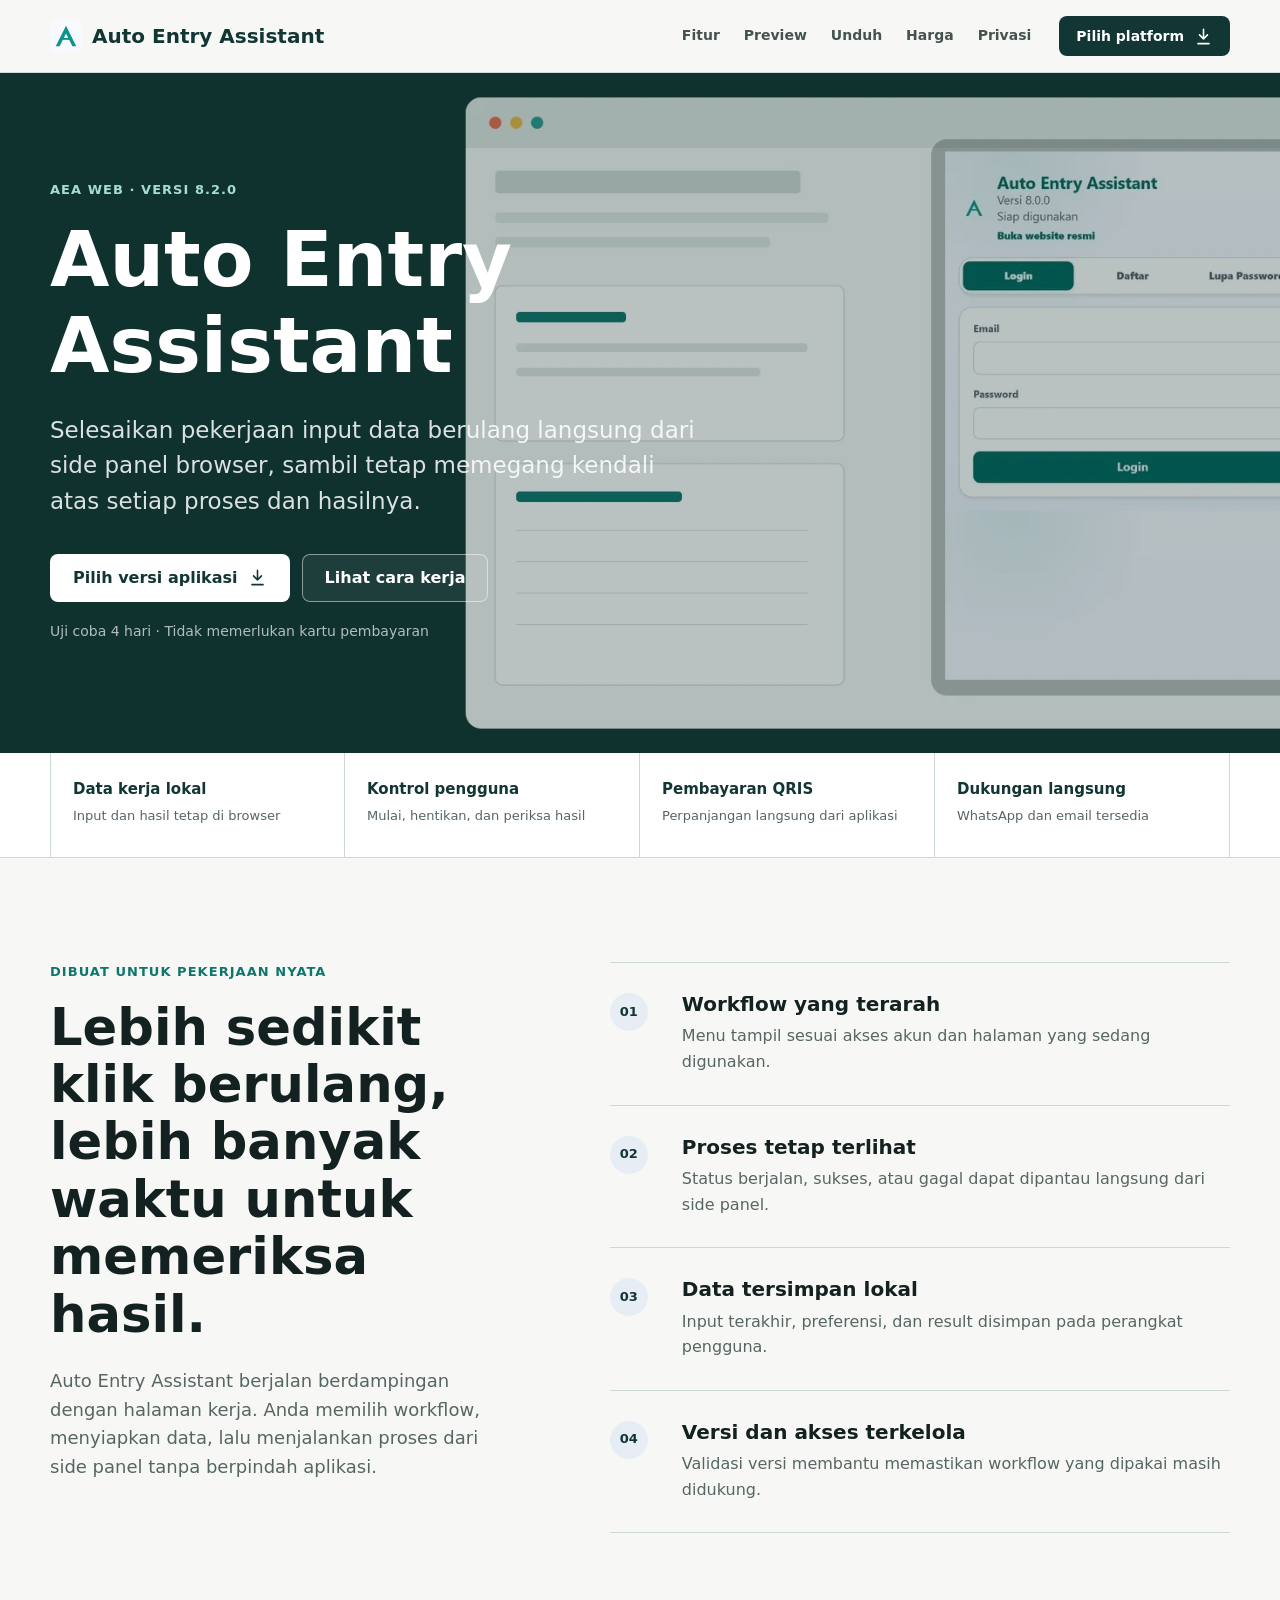
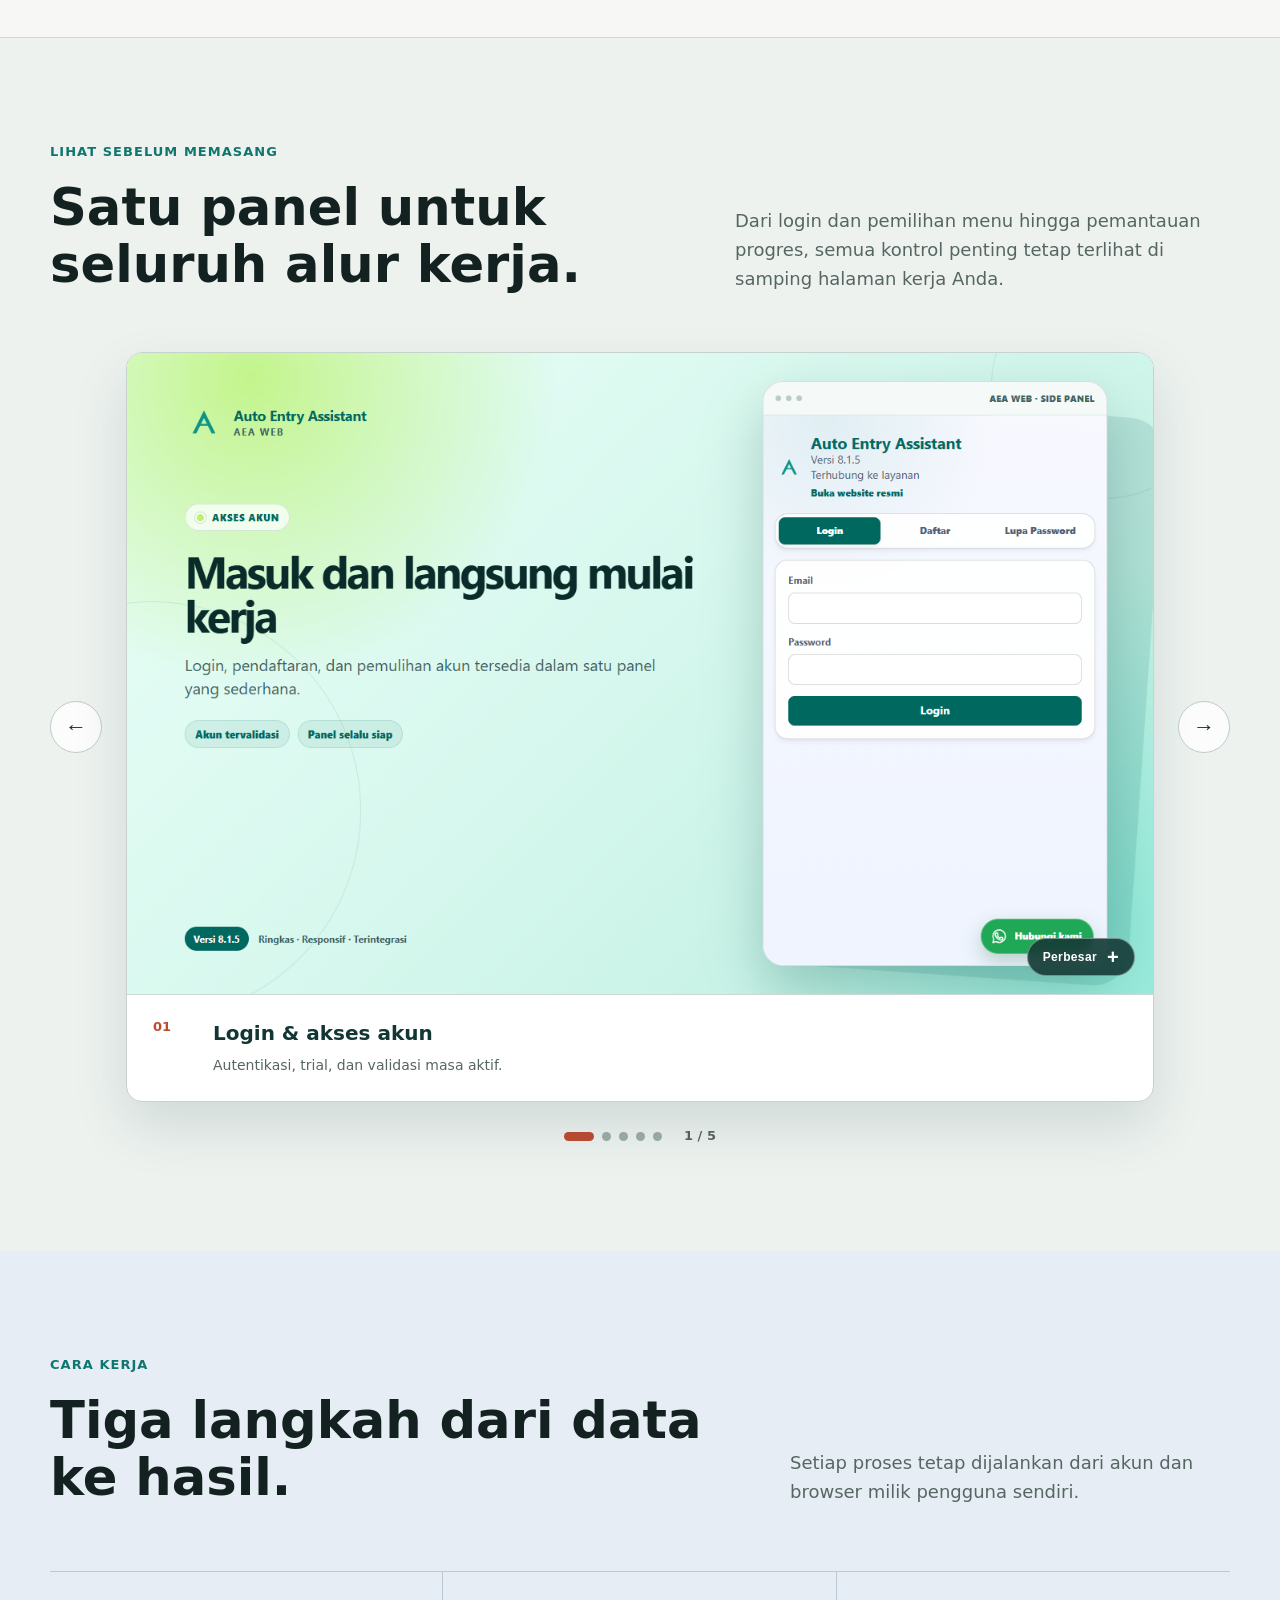
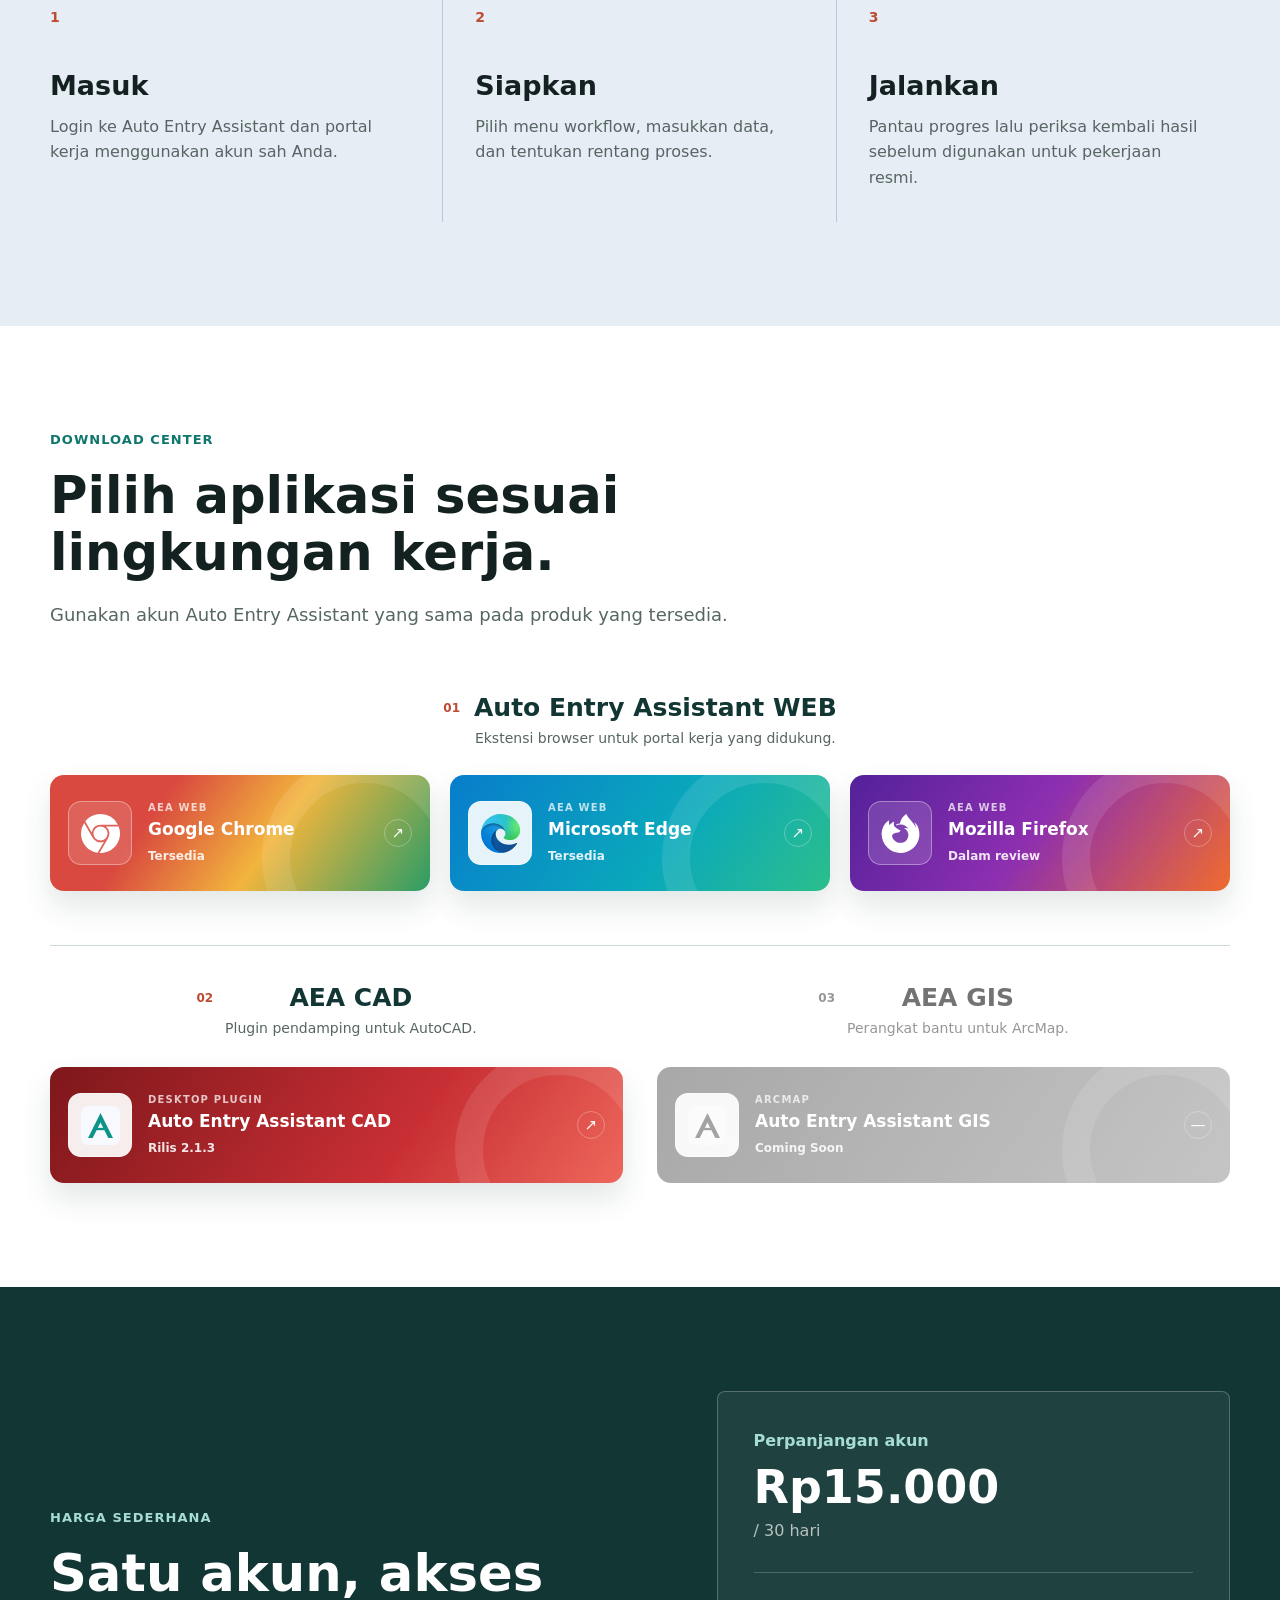
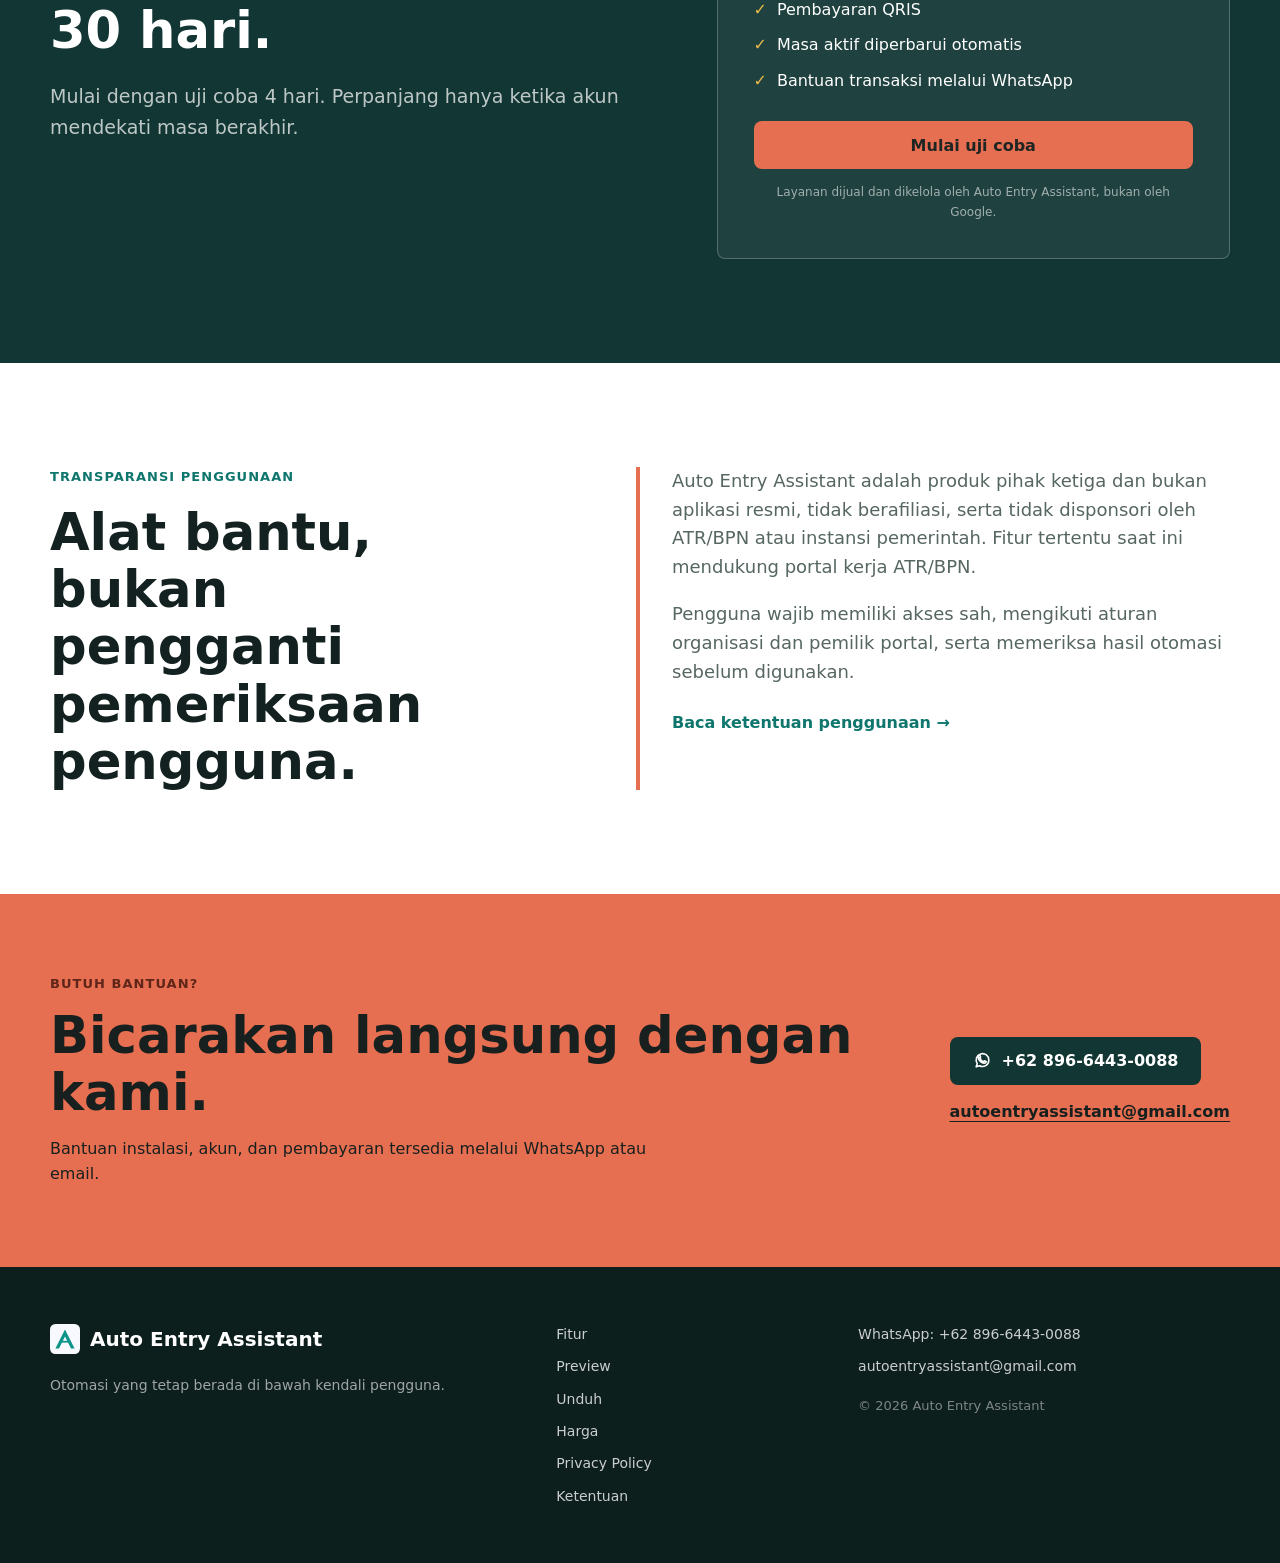
<file: index.html>
<!DOCTYPE html>
<html lang="id">
  <head>
    <meta charset="utf-8">
    <meta name="viewport" content="width=device-width, initial-scale=1">
    <meta name="theme-color" content="#123633">
    <title>Auto Entry Assistant - Otomasi Pekerjaan Berulang</title>
    <meta
      name="description"
      content="Auto Entry Assistant adalah ekstensi browser untuk membantu pekerjaan input data berulang pada portal kerja yang didukung."
    >
    <link rel="icon" type="image/svg+xml" href="favicon.svg?v=20261019">
    <link rel="preload" href="hero-product.webp" as="image" type="image/webp">
    <link rel="stylesheet" href="styles.css?v=20261029-3">
  </head>
  <body>
    <header class="site-header">
      <div class="header-inner">
        <a class="brand" href="index.html" aria-label="Auto Entry Assistant, beranda">
          <img src="favicon.svg" alt="" width="32" height="32">
          <span>Auto Entry Assistant</span>
        </a>
        <nav class="desktop-nav" aria-label="Navigasi utama">
          <a href="#fitur">Fitur</a>
          <a href="#preview">Preview</a>
          <a href="#unduh">Unduh</a>
          <a href="#harga">Harga</a>
          <a href="privacy-policy.html">Privasi</a>
        </nav>
        <a
          class="button button-small button-install"
          href="#unduh"
        >
          Pilih platform
          <svg viewBox="0 0 24 24" aria-hidden="true"><path d="M12 3v12m0 0 5-5m-5 5-5-5M5 21h14" /></svg>
        </a>
      </div>
    </header>

    <main>
      <section class="hero" aria-labelledby="hero-title">
        <div class="hero-image" role="img" aria-label="Tampilan Auto Entry Assistant di side panel browser"></div>
        <div class="hero-shade"></div>
        <div class="hero-inner">
          <p class="eyebrow">AEA Web · Versi 8.2.0</p>
          <h1 id="hero-title">Auto Entry Assistant</h1>
          <p class="hero-lead">
            Selesaikan pekerjaan input data berulang langsung dari side panel browser,
            sambil tetap memegang kendali atas setiap proses dan hasilnya.
          </p>
          <div class="hero-actions">
            <a
              class="button button-light"
              href="#unduh"
            >
              Pilih versi aplikasi
              <svg viewBox="0 0 24 24" aria-hidden="true"><path d="M12 3v12m0 0 5-5m-5 5-5-5M5 21h14" /></svg>
            </a>
            <a class="button button-ghost" href="#cara-kerja">Lihat cara kerja</a>
          </div>
          <p class="hero-note">Uji coba 4 hari · Tidak memerlukan kartu pembayaran</p>
        </div>
      </section>

      <section class="trust-strip" aria-label="Ringkasan layanan">
        <div class="section-inner trust-grid">
          <div><strong>Data kerja lokal</strong><span>Input dan hasil tetap di browser</span></div>
          <div><strong>Kontrol pengguna</strong><span>Mulai, hentikan, dan periksa hasil</span></div>
          <div><strong>Pembayaran QRIS</strong><span>Perpanjangan langsung dari aplikasi</span></div>
          <div><strong>Dukungan langsung</strong><span>WhatsApp dan email tersedia</span></div>
        </div>
      </section>

      <section class="section section-features" id="fitur">
        <div class="section-inner feature-layout">
          <div class="section-copy">
            <p class="eyebrow dark">Dibuat untuk pekerjaan nyata</p>
            <h2>Lebih sedikit klik berulang, lebih banyak waktu untuk memeriksa hasil.</h2>
            <p>
              Auto Entry Assistant berjalan berdampingan dengan halaman kerja. Anda memilih
              workflow, menyiapkan data, lalu menjalankan proses dari side panel tanpa berpindah aplikasi.
            </p>
          </div>
          <div class="feature-list">
            <article>
              <span>01</span>
              <div><h3>Workflow yang terarah</h3><p>Menu tampil sesuai akses akun dan halaman yang sedang digunakan.</p></div>
            </article>
            <article>
              <span>02</span>
              <div><h3>Proses tetap terlihat</h3><p>Status berjalan, sukses, atau gagal dapat dipantau langsung dari side panel.</p></div>
            </article>
            <article>
              <span>03</span>
              <div><h3>Data tersimpan lokal</h3><p>Input terakhir, preferensi, dan result disimpan pada perangkat pengguna.</p></div>
            </article>
            <article>
              <span>04</span>
              <div><h3>Versi dan akses terkelola</h3><p>Validasi versi membantu memastikan workflow yang dipakai masih didukung.</p></div>
            </article>
          </div>
        </div>
      </section>

      <section class="section section-preview" id="preview" aria-labelledby="preview-title">
        <div class="section-inner">
          <div class="preview-heading">
            <div>
              <p class="eyebrow dark">Lihat sebelum memasang</p>
              <h2 id="preview-title">Satu panel untuk seluruh alur kerja.</h2>
            </div>
            <p>
              Dari login dan pemilihan menu hingga pemantauan progres, semua kontrol penting
              tetap terlihat di samping halaman kerja Anda.
            </p>
          </div>
          <div class="preview-carousel" data-carousel role="group" aria-roledescription="carousel" aria-label="Preview Auto Entry Assistant">
            <div class="carousel-stage">
              <button class="carousel-arrow carousel-arrow-prev" type="button" data-carousel-prev aria-label="Preview sebelumnya">
                <span aria-hidden="true">&#8592;</span>
              </button>
              <div class="carousel-viewport" aria-live="polite">
                <figure class="carousel-slide is-active" data-carousel-slide data-title="Login &amp; akses akun" data-description="Autentikasi, trial, dan validasi masa aktif dalam satu tampilan.">
                  <button class="slide-preview-button" type="button" data-preview-open aria-label="Perbesar preview Login dan akses akun">
                    <img src="assets/previews/01-login-dan-akses-akun.png" alt="Halaman login dan validasi akses akun Auto Entry Assistant" width="1280" height="800">
                    <span class="preview-zoom" aria-hidden="true">Perbesar <b>+</b></span>
                  </button>
                  <figcaption><span>01</span><div><strong>Login &amp; akses akun</strong><small>Autentikasi, trial, dan validasi masa aktif.</small></div></figcaption>
                </figure>
                <figure class="carousel-slide" data-carousel-slide data-title="Workspace terpadu" data-description="Menu aplikasi disesuaikan dengan hak akses setiap pengguna." hidden>
                  <button class="slide-preview-button" type="button" data-preview-open aria-label="Perbesar preview Workspace terpadu">
                    <img src="assets/previews/02-menu-workspace-terpadu.png" alt="Daftar menu workspace Auto Entry Assistant" width="1280" height="800" loading="lazy">
                    <span class="preview-zoom" aria-hidden="true">Perbesar <b>+</b></span>
                  </button>
                  <figcaption><span>02</span><div><strong>Workspace terpadu</strong><small>Menu disesuaikan dengan akses pengguna.</small></div></figcaption>
                </figure>
                <figure class="carousel-slide" data-carousel-slide data-title="Otomasi batch" data-description="Siapkan banyak baris data dan jalankan dalam satu proses." hidden>
                  <button class="slide-preview-button" type="button" data-preview-open aria-label="Perbesar preview Otomasi batch">
                    <img src="assets/previews/03-otomasi-batch.png" alt="Pengaturan otomasi batch pada Auto Entry Assistant" width="1280" height="800" loading="lazy">
                    <span class="preview-zoom" aria-hidden="true">Perbesar <b>+</b></span>
                  </button>
                  <figcaption><span>03</span><div><strong>Otomasi batch</strong><small>Siapkan banyak baris dalam satu proses.</small></div></figcaption>
                </figure>
                <figure class="carousel-slide" data-carousel-slide data-title="Progres &amp; result" data-description="Pantau status proses secara langsung lalu periksa hasil pekerjaan." hidden>
                  <button class="slide-preview-button" type="button" data-preview-open aria-label="Perbesar preview Progres dan result">
                    <img src="assets/previews/04-progres-dan-result.png" alt="Progres dan hasil pekerjaan Auto Entry Assistant" width="1280" height="800" loading="lazy">
                    <span class="preview-zoom" aria-hidden="true">Perbesar <b>+</b></span>
                  </button>
                  <figcaption><span>04</span><div><strong>Progres &amp; result</strong><small>Pantau status dan periksa hasil pekerjaan.</small></div></figcaption>
                </figure>
                <figure class="carousel-slide" data-carousel-slide data-title="Dukungan langsung" data-description="Hubungi dukungan WhatsApp tanpa meninggalkan aplikasi." hidden>
                  <button class="slide-preview-button" type="button" data-preview-open aria-label="Perbesar preview Dukungan langsung">
                    <img src="assets/previews/05-dukungan-whatsapp.png" alt="Tombol dukungan WhatsApp Auto Entry Assistant" width="1280" height="800" loading="lazy">
                    <span class="preview-zoom" aria-hidden="true">Perbesar <b>+</b></span>
                  </button>
                  <figcaption><span>05</span><div><strong>Dukungan langsung</strong><small>Bantuan tersedia dari dalam aplikasi.</small></div></figcaption>
                </figure>
              </div>
              <button class="carousel-arrow carousel-arrow-next" type="button" data-carousel-next aria-label="Preview berikutnya">
                <span aria-hidden="true">&#8594;</span>
              </button>
            </div>
            <div class="carousel-footer">
              <div class="carousel-dots" role="tablist" aria-label="Pilih preview">
                <button class="carousel-dot is-active" type="button" data-carousel-dot="0" aria-label="Tampilkan preview 1" aria-selected="true"></button>
                <button class="carousel-dot" type="button" data-carousel-dot="1" aria-label="Tampilkan preview 2" aria-selected="false"></button>
                <button class="carousel-dot" type="button" data-carousel-dot="2" aria-label="Tampilkan preview 3" aria-selected="false"></button>
                <button class="carousel-dot" type="button" data-carousel-dot="3" aria-label="Tampilkan preview 4" aria-selected="false"></button>
                <button class="carousel-dot" type="button" data-carousel-dot="4" aria-label="Tampilkan preview 5" aria-selected="false"></button>
              </div>
              <span class="carousel-counter" data-carousel-counter>1 / 5</span>
            </div>
          </div>
        </div>
      </section>

      <dialog class="preview-dialog" id="preview-dialog" aria-labelledby="preview-dialog-title">
        <button class="preview-dialog-close" type="button" data-preview-close aria-label="Tutup preview">&#215;</button>
        <img data-preview-image src="assets/previews/01-login-dan-akses-akun.png" alt="">
        <div class="preview-dialog-copy">
          <p class="eyebrow dark">Preview produk</p>
          <h3 id="preview-dialog-title" data-preview-title>Login &amp; akses akun</h3>
          <p data-preview-description>Autentikasi, trial, dan validasi masa aktif dalam satu tampilan.</p>
        </div>
      </dialog>

      <section class="section section-steps" id="cara-kerja">
        <div class="section-inner">
          <div class="section-heading-row">
            <div>
              <p class="eyebrow dark">Cara kerja</p>
              <h2>Tiga langkah dari data ke hasil.</h2>
            </div>
            <p>Setiap proses tetap dijalankan dari akun dan browser milik pengguna sendiri.</p>
          </div>
          <ol class="steps">
            <li><span>1</span><h3>Masuk</h3><p>Login ke Auto Entry Assistant dan portal kerja menggunakan akun sah Anda.</p></li>
            <li><span>2</span><h3>Siapkan</h3><p>Pilih menu workflow, masukkan data, dan tentukan rentang proses.</p></li>
            <li><span>3</span><h3>Jalankan</h3><p>Pantau progres lalu periksa kembali hasil sebelum digunakan untuk pekerjaan resmi.</p></li>
          </ol>
        </div>
      </section>

      <section class="section section-downloads" id="unduh" aria-labelledby="download-title">
        <div class="section-inner">
          <div class="download-heading">
            <p class="eyebrow dark">Download center</p>
            <h2 id="download-title">Pilih aplikasi sesuai lingkungan kerja.</h2>
            <p>Gunakan akun Auto Entry Assistant yang sama pada produk yang tersedia.</p>
          </div>

          <div class="download-showcase">
            <div class="download-showcase-heading">
              <span>01</span>
              <div><h3>Auto Entry Assistant WEB</h3><p>Ekstensi browser untuk portal kerja yang didukung.</p></div>
            </div>
            <div class="platform-card-grid platform-card-grid-web">
              <a class="platform-card platform-card-chrome" href="https://chromewebstore.google.com/detail/hfgamchafmifeeedlchlpnbcmllpcbfe?utm_source=item-share-cb" target="_blank" rel="noopener">
                <span class="platform-logo"><img src="assets/platforms/google-chrome.svg" alt="" width="38" height="38"></span>
                <span class="platform-card-copy"><small>AEA WEB</small><strong>Google Chrome</strong><em>Tersedia</em></span>
                <span class="platform-card-arrow" aria-hidden="true">&#8599;</span>
              </a>
              <a class="platform-card platform-card-edge" href="https://chromewebstore.google.com/detail/hfgamchafmifeeedlchlpnbcmllpcbfe?utm_source=item-share-cb" target="_blank" rel="noopener">
                <span class="platform-logo"><img src="assets/platforms/microsoft-edge.svg" alt="" width="38" height="38"></span>
                <span class="platform-card-copy"><small>AEA WEB</small><strong>Microsoft Edge</strong><em>Tersedia</em></span>
                <span class="platform-card-arrow" aria-hidden="true">&#8599;</span>
              </a>
              <a class="platform-card platform-card-firefox" href="https://addons.mozilla.org/en-US/firefox/addon/auto-entry-assistant/" target="_blank" rel="noopener">
                <span class="platform-logo"><img src="assets/platforms/firefox.svg" alt="" width="38" height="38"></span>
                <span class="platform-card-copy"><small>AEA WEB</small><strong>Mozilla Firefox</strong><em>Dalam review</em></span>
                <span class="platform-card-arrow" aria-hidden="true">&#8599;</span>
              </a>
            </div>

            <div class="platform-product-grid" id="download-products">
              <div class="platform-product-block">
                <div class="platform-product-heading"><span>02</span><div><h3>AEA CAD</h3><p>Plugin pendamping untuk AutoCAD.</p></div></div>
                <a class="platform-card platform-card-cad" href="https://drive.google.com/drive/folders/1KmCF6lai2qkot3Wqm7iWx6h1y_H9HWhx?usp=sharing" target="_blank" rel="noopener">
                  <span class="platform-logo platform-logo-product"><img src="favicon.svg" alt="" width="38" height="38"></span>
                  <span class="platform-card-copy"><small>DESKTOP PLUGIN</small><strong>Auto Entry Assistant CAD</strong><em>Rilis 2.1.3</em></span>
                  <span class="platform-card-arrow" aria-hidden="true">&#8599;</span>
                </a>
              </div>
              <div class="platform-product-block is-disabled">
                <div class="platform-product-heading"><span>03</span><div><h3>AEA GIS</h3><p>Perangkat bantu untuk ArcMap.</p></div></div>
                <div class="platform-card platform-card-gis" aria-disabled="true">
                  <span class="platform-logo platform-logo-product"><img src="favicon.svg" alt="" width="38" height="38"></span>
                  <span class="platform-card-copy"><small>ARCMAP</small><strong>Auto Entry Assistant GIS</strong><em>Coming Soon</em></span>
                  <span class="platform-card-lock" aria-hidden="true">&#8212;</span>
                </div>
              </div>
            </div>
          </div>
        </div>
      </section>

      <section class="section section-pricing" id="harga">
        <div class="section-inner pricing-layout">
          <div>
            <p class="eyebrow">Harga sederhana</p>
            <h2>Satu akun, akses 30 hari.</h2>
            <p class="pricing-copy">Mulai dengan uji coba 4 hari. Perpanjang hanya ketika akun mendekati masa berakhir.</p>
          </div>
          <div class="price-box">
            <div><span>Perpanjangan akun</span><strong>Rp15.000</strong><small>/ 30 hari</small></div>
            <ul>
              <li>Pembayaran QRIS</li>
              <li>Masa aktif diperbarui otomatis</li>
              <li>Bantuan transaksi melalui WhatsApp</li>
            </ul>
            <a
              class="button button-coral"
              href="#unduh"
            >Mulai uji coba</a>
            <p>Layanan dijual dan dikelola oleh Auto Entry Assistant, bukan oleh Google.</p>
          </div>
        </div>
      </section>

      <section class="section section-transparency">
        <div class="section-inner transparency-layout">
          <div>
            <p class="eyebrow dark">Transparansi penggunaan</p>
            <h2>Alat bantu, bukan pengganti pemeriksaan pengguna.</h2>
          </div>
          <div class="transparency-copy">
            <p>
              Auto Entry Assistant adalah produk pihak ketiga dan bukan aplikasi resmi,
              tidak berafiliasi, serta tidak disponsori oleh ATR/BPN atau instansi pemerintah.
              Fitur tertentu saat ini mendukung portal kerja ATR/BPN.
            </p>
            <p>
              Pengguna wajib memiliki akses sah, mengikuti aturan organisasi dan pemilik portal,
              serta memeriksa hasil otomasi sebelum digunakan.
            </p>
            <a href="terms.html">Baca ketentuan penggunaan <span aria-hidden="true">→</span></a>
          </div>
        </div>
      </section>

      <section class="contact-section" id="kontak">
        <div class="section-inner contact-layout">
          <div>
            <p class="eyebrow">Butuh bantuan?</p>
            <h2>Bicarakan langsung dengan kami.</h2>
            <p>Bantuan instalasi, akun, dan pembayaran tersedia melalui WhatsApp atau email.</p>
          </div>
          <div class="contact-actions">
            <a class="button button-whatsapp" href="https://wa.me/6289664430088?text=Halo%20Auto%20Entry%20Assistant%2C%20saya%20butuh%20bantuan." target="_blank" rel="noopener">
              <svg viewBox="0 0 24 24" aria-hidden="true"><path d="M20 11.6a8 8 0 0 1-11.8 7L4 20l1.4-4.1A8 8 0 1 1 20 11.6Z"/><path d="M9 8.5c.3 2.5 2 4.3 4.5 5l1-1.2 2 .9c.2.1.3.4.2.6-.5 1.2-1.6 1.8-2.8 1.6-3.8-.7-6.7-3.6-7.4-7.4-.2-1.2.4-2.3 1.6-2.8.2-.1.5 0 .6.2l.9 2-1.2 1Z"/></svg>
              +62 896-6443-0088
            </a>
            <a class="text-link-light" href="mailto:autoentryassistant@gmail.com">autoentryassistant@gmail.com</a>
          </div>
        </div>
      </section>
    </main>

    <footer class="site-footer">
      <div class="section-inner footer-grid">
        <div>
          <a class="brand footer-brand" href="index.html"><img src="favicon.svg" alt="" width="30" height="30"><span>Auto Entry Assistant</span></a>
          <p>Otomasi yang tetap berada di bawah kendali pengguna.</p>
        </div>
        <nav aria-label="Navigasi footer">
          <a href="#fitur">Fitur</a>
          <a href="#preview">Preview</a>
          <a href="#unduh">Unduh</a>
          <a href="#harga">Harga</a>
          <a href="privacy-policy.html">Privacy Policy</a>
          <a href="terms.html">Ketentuan</a>
        </nav>
        <div class="footer-contact">
          <a href="https://wa.me/6289664430088" target="_blank" rel="noopener">WhatsApp: +62 896-6443-0088</a>
          <a href="mailto:autoentryassistant@gmail.com">autoentryassistant@gmail.com</a>
          <span>© 2026 Auto Entry Assistant</span>
        </div>
      </div>
    </footer>
    <script src="site.js?v=20261029-1"></script>
  </body>
</html>
</file>
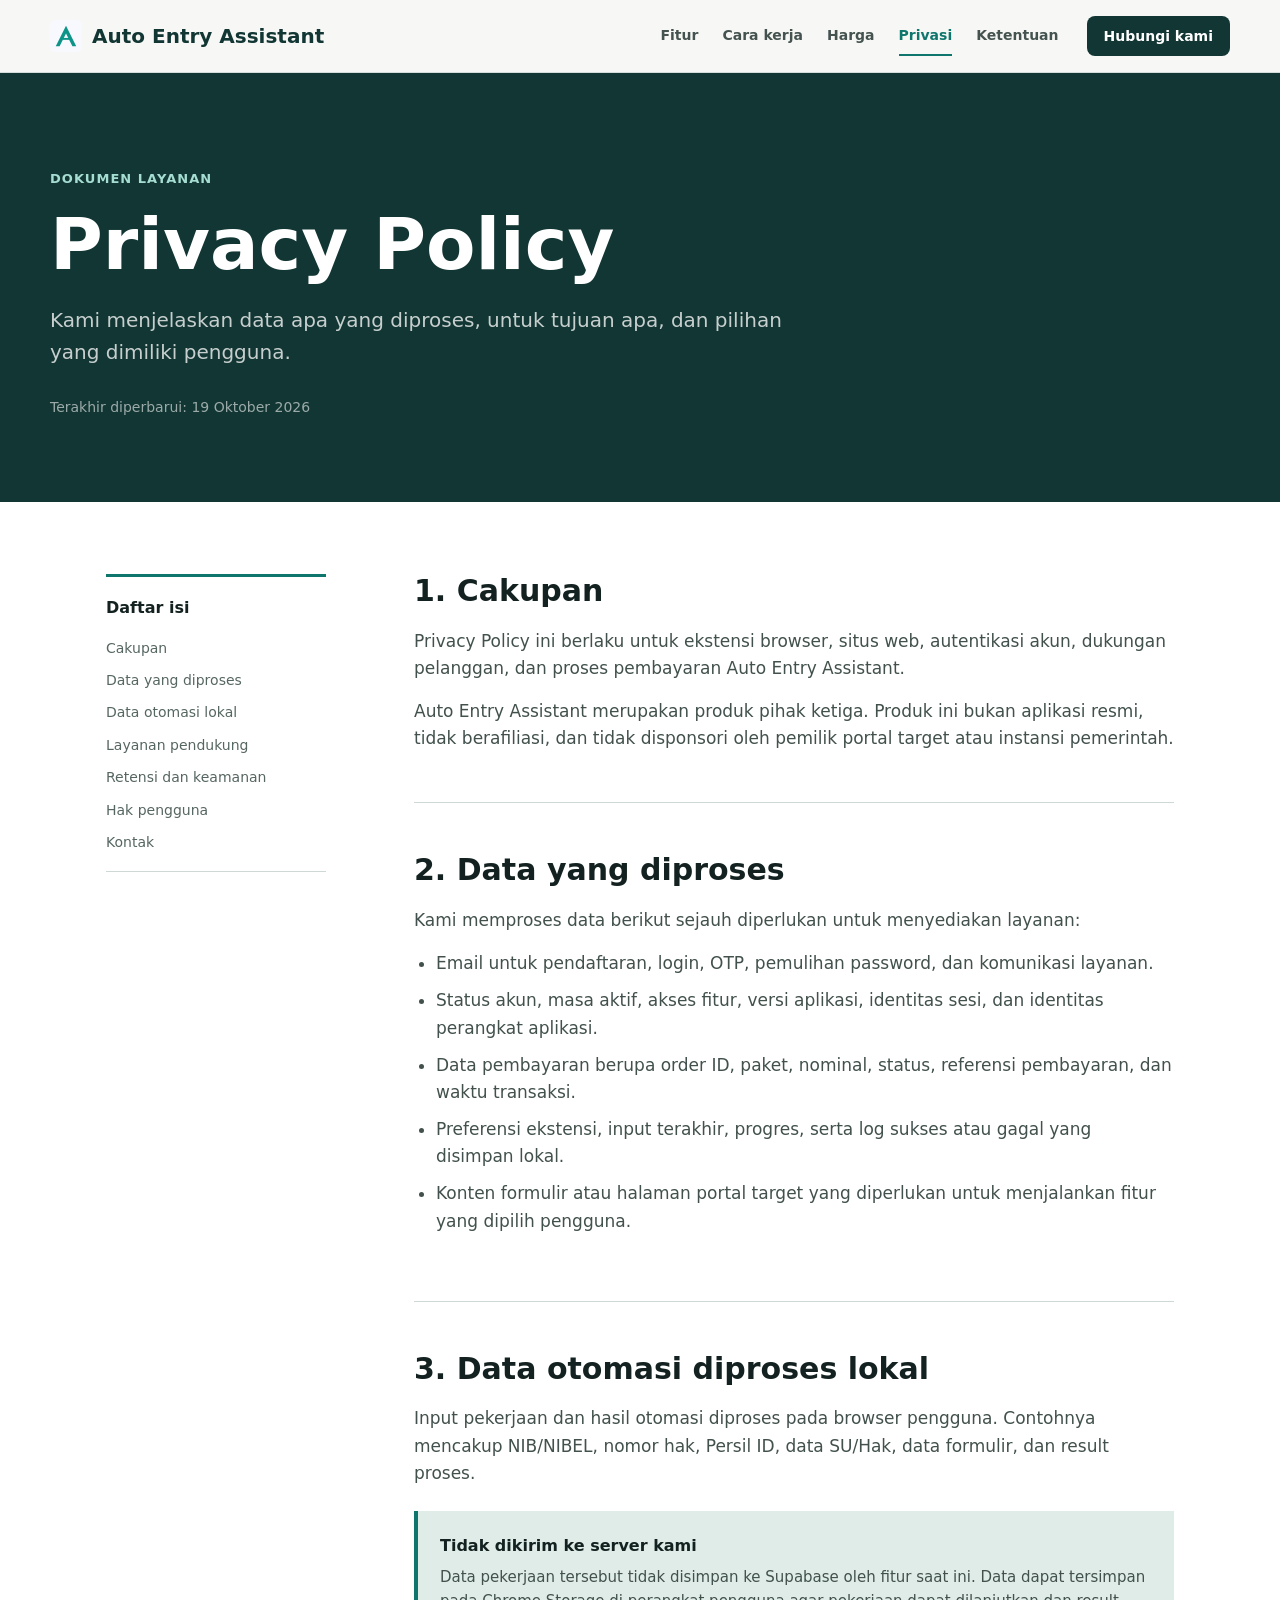
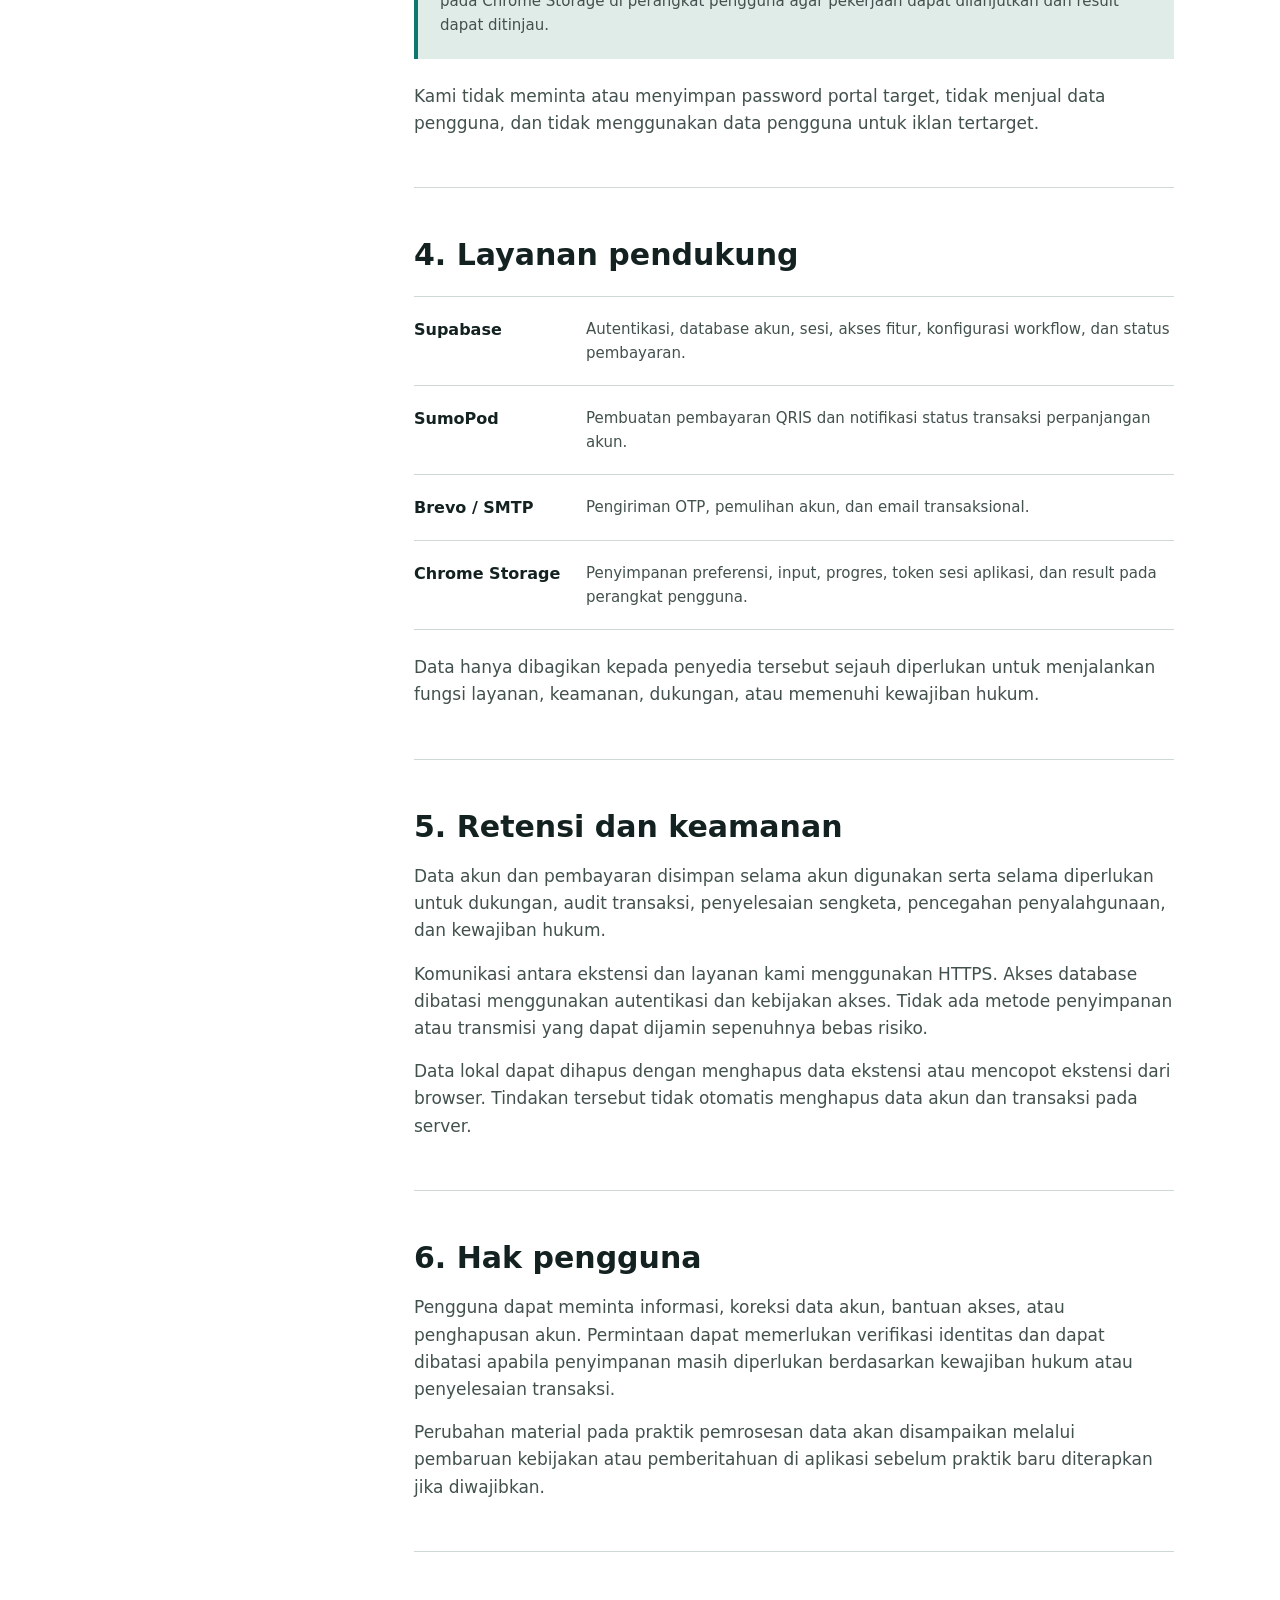
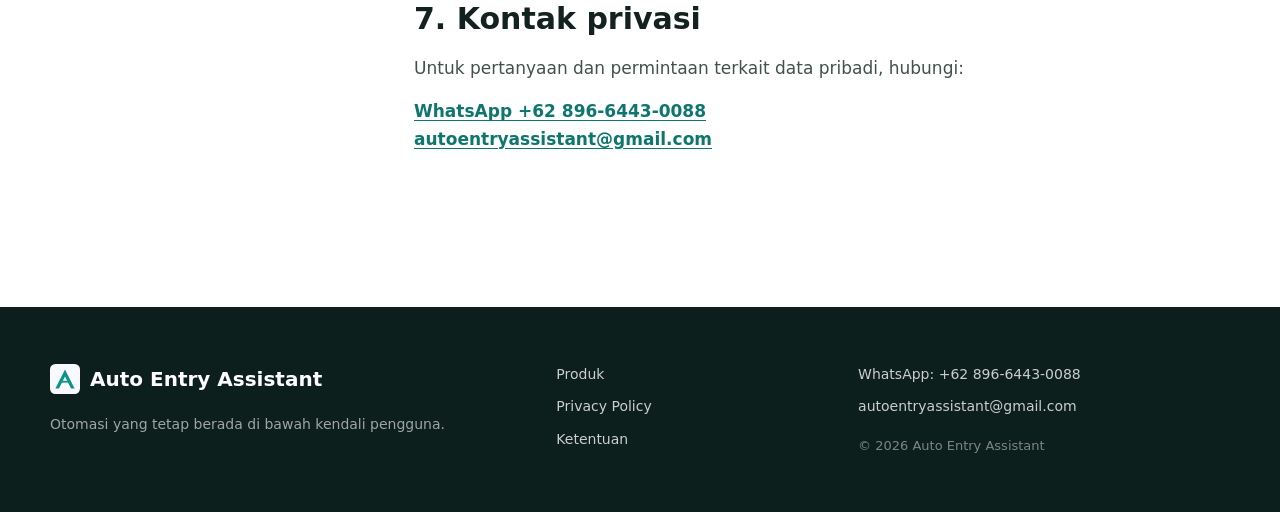
<file: privacy-policy.html>
<!doctype html>
<html lang="id">
  <head>
    <meta charset="utf-8" />
    <meta name="viewport" content="width=device-width, initial-scale=1" />
    <meta name="theme-color" content="#123633" />
    <title>Privacy Policy - Auto Entry Assistant</title>
    <meta name="description" content="Kebijakan privasi Auto Entry Assistant mengenai data akun, data lokal, pembayaran, dan layanan pendukung." />
    <link rel="icon" type="image/svg+xml" href="favicon.svg?v=20261019" />
    <link rel="stylesheet" href="styles.css?v=20261019-2" />
  </head>
  <body>
    <header class="site-header">
      <div class="header-inner">
        <a class="brand" href="index.html" aria-label="Auto Entry Assistant, beranda"><img src="favicon.svg" alt="" width="32" height="32" /><span>Auto Entry Assistant</span></a>
        <nav class="desktop-nav" aria-label="Navigasi utama">
          <a href="index.html#fitur">Fitur</a><a href="index.html#cara-kerja">Cara kerja</a><a href="index.html#harga">Harga</a><a class="active" href="privacy-policy.html">Privasi</a><a href="terms.html">Ketentuan</a>
        </nav>
        <a class="button button-small button-install" href="https://wa.me/6289664430088?text=Halo%20Auto%20Entry%20Assistant%2C%20saya%20butuh%20bantuan." target="_blank" rel="noopener">Hubungi kami</a>
      </div>
    </header>

    <main class="legal-main">
      <header class="legal-hero">
        <div class="section-inner">
          <p class="eyebrow">Dokumen layanan</p>
          <h1>Privacy Policy</h1>
          <p>Kami menjelaskan data apa yang diproses, untuk tujuan apa, dan pilihan yang dimiliki pengguna.</p>
          <span>Terakhir diperbarui: 19 Oktober 2026</span>
        </div>
      </header>

      <div class="section-inner legal-layout">
        <aside class="legal-toc" aria-label="Daftar isi">
          <strong>Daftar isi</strong>
          <a href="#cakupan">Cakupan</a><a href="#data">Data yang diproses</a><a href="#lokal">Data otomasi lokal</a><a href="#layanan">Layanan pendukung</a><a href="#retensi">Retensi dan keamanan</a><a href="#hak">Hak pengguna</a><a href="#kontak">Kontak</a>
        </aside>

        <article class="legal-content">
          <section id="cakupan">
            <h2>1. Cakupan</h2>
            <p>Privacy Policy ini berlaku untuk ekstensi browser, situs web, autentikasi akun, dukungan pelanggan, dan proses pembayaran Auto Entry Assistant.</p>
            <p>Auto Entry Assistant merupakan produk pihak ketiga. Produk ini bukan aplikasi resmi, tidak berafiliasi, dan tidak disponsori oleh pemilik portal target atau instansi pemerintah.</p>
          </section>

          <section id="data">
            <h2>2. Data yang diproses</h2>
            <p>Kami memproses data berikut sejauh diperlukan untuk menyediakan layanan:</p>
            <ul>
              <li>Email untuk pendaftaran, login, OTP, pemulihan password, dan komunikasi layanan.</li>
              <li>Status akun, masa aktif, akses fitur, versi aplikasi, identitas sesi, dan identitas perangkat aplikasi.</li>
              <li>Data pembayaran berupa order ID, paket, nominal, status, referensi pembayaran, dan waktu transaksi.</li>
              <li>Preferensi ekstensi, input terakhir, progres, serta log sukses atau gagal yang disimpan lokal.</li>
              <li>Konten formulir atau halaman portal target yang diperlukan untuk menjalankan fitur yang dipilih pengguna.</li>
            </ul>
          </section>

          <section id="lokal">
            <h2>3. Data otomasi diproses lokal</h2>
            <p>Input pekerjaan dan hasil otomasi diproses pada browser pengguna. Contohnya mencakup NIB/NIBEL, nomor hak, Persil ID, data SU/Hak, data formulir, dan result proses.</p>
            <div class="legal-callout">
              <strong>Tidak dikirim ke server kami</strong>
              <p>Data pekerjaan tersebut tidak disimpan ke Supabase oleh fitur saat ini. Data dapat tersimpan pada Chrome Storage di perangkat pengguna agar pekerjaan dapat dilanjutkan dan result dapat ditinjau.</p>
            </div>
            <p>Kami tidak meminta atau menyimpan password portal target, tidak menjual data pengguna, dan tidak menggunakan data pengguna untuk iklan tertarget.</p>
          </section>

          <section id="layanan">
            <h2>4. Layanan pendukung</h2>
            <div class="legal-service-list">
              <div><strong>Supabase</strong><p>Autentikasi, database akun, sesi, akses fitur, konfigurasi workflow, dan status pembayaran.</p></div>
              <div><strong>SumoPod</strong><p>Pembuatan pembayaran QRIS dan notifikasi status transaksi perpanjangan akun.</p></div>
              <div><strong>Brevo / SMTP</strong><p>Pengiriman OTP, pemulihan akun, dan email transaksional.</p></div>
              <div><strong>Chrome Storage</strong><p>Penyimpanan preferensi, input, progres, token sesi aplikasi, dan result pada perangkat pengguna.</p></div>
            </div>
            <p>Data hanya dibagikan kepada penyedia tersebut sejauh diperlukan untuk menjalankan fungsi layanan, keamanan, dukungan, atau memenuhi kewajiban hukum.</p>
          </section>

          <section id="retensi">
            <h2>5. Retensi dan keamanan</h2>
            <p>Data akun dan pembayaran disimpan selama akun digunakan serta selama diperlukan untuk dukungan, audit transaksi, penyelesaian sengketa, pencegahan penyalahgunaan, dan kewajiban hukum.</p>
            <p>Komunikasi antara ekstensi dan layanan kami menggunakan HTTPS. Akses database dibatasi menggunakan autentikasi dan kebijakan akses. Tidak ada metode penyimpanan atau transmisi yang dapat dijamin sepenuhnya bebas risiko.</p>
            <p>Data lokal dapat dihapus dengan menghapus data ekstensi atau mencopot ekstensi dari browser. Tindakan tersebut tidak otomatis menghapus data akun dan transaksi pada server.</p>
          </section>

          <section id="hak">
            <h2>6. Hak pengguna</h2>
            <p>Pengguna dapat meminta informasi, koreksi data akun, bantuan akses, atau penghapusan akun. Permintaan dapat memerlukan verifikasi identitas dan dapat dibatasi apabila penyimpanan masih diperlukan berdasarkan kewajiban hukum atau penyelesaian transaksi.</p>
            <p>Perubahan material pada praktik pemrosesan data akan disampaikan melalui pembaruan kebijakan atau pemberitahuan di aplikasi sebelum praktik baru diterapkan jika diwajibkan.</p>
          </section>

          <section id="kontak">
            <h2>7. Kontak privasi</h2>
            <p>Untuk pertanyaan dan permintaan terkait data pribadi, hubungi:</p>
            <p><a href="https://wa.me/6289664430088" target="_blank" rel="noopener">WhatsApp +62 896-6443-0088</a><br /><a href="mailto:autoentryassistant@gmail.com">autoentryassistant@gmail.com</a></p>
          </section>
        </article>
      </div>
    </main>

    <footer class="site-footer">
      <div class="section-inner footer-grid">
        <div><a class="brand footer-brand" href="index.html"><img src="favicon.svg" alt="" width="30" height="30" /><span>Auto Entry Assistant</span></a><p>Otomasi yang tetap berada di bawah kendali pengguna.</p></div>
        <nav aria-label="Navigasi footer"><a href="index.html">Produk</a><a href="privacy-policy.html">Privacy Policy</a><a href="terms.html">Ketentuan</a></nav>
        <div class="footer-contact"><a href="https://wa.me/6289664430088" target="_blank" rel="noopener">WhatsApp: +62 896-6443-0088</a><a href="mailto:autoentryassistant@gmail.com">autoentryassistant@gmail.com</a><span>© 2026 Auto Entry Assistant</span></div>
      </div>
    </footer>
  </body>
</html>
</file>
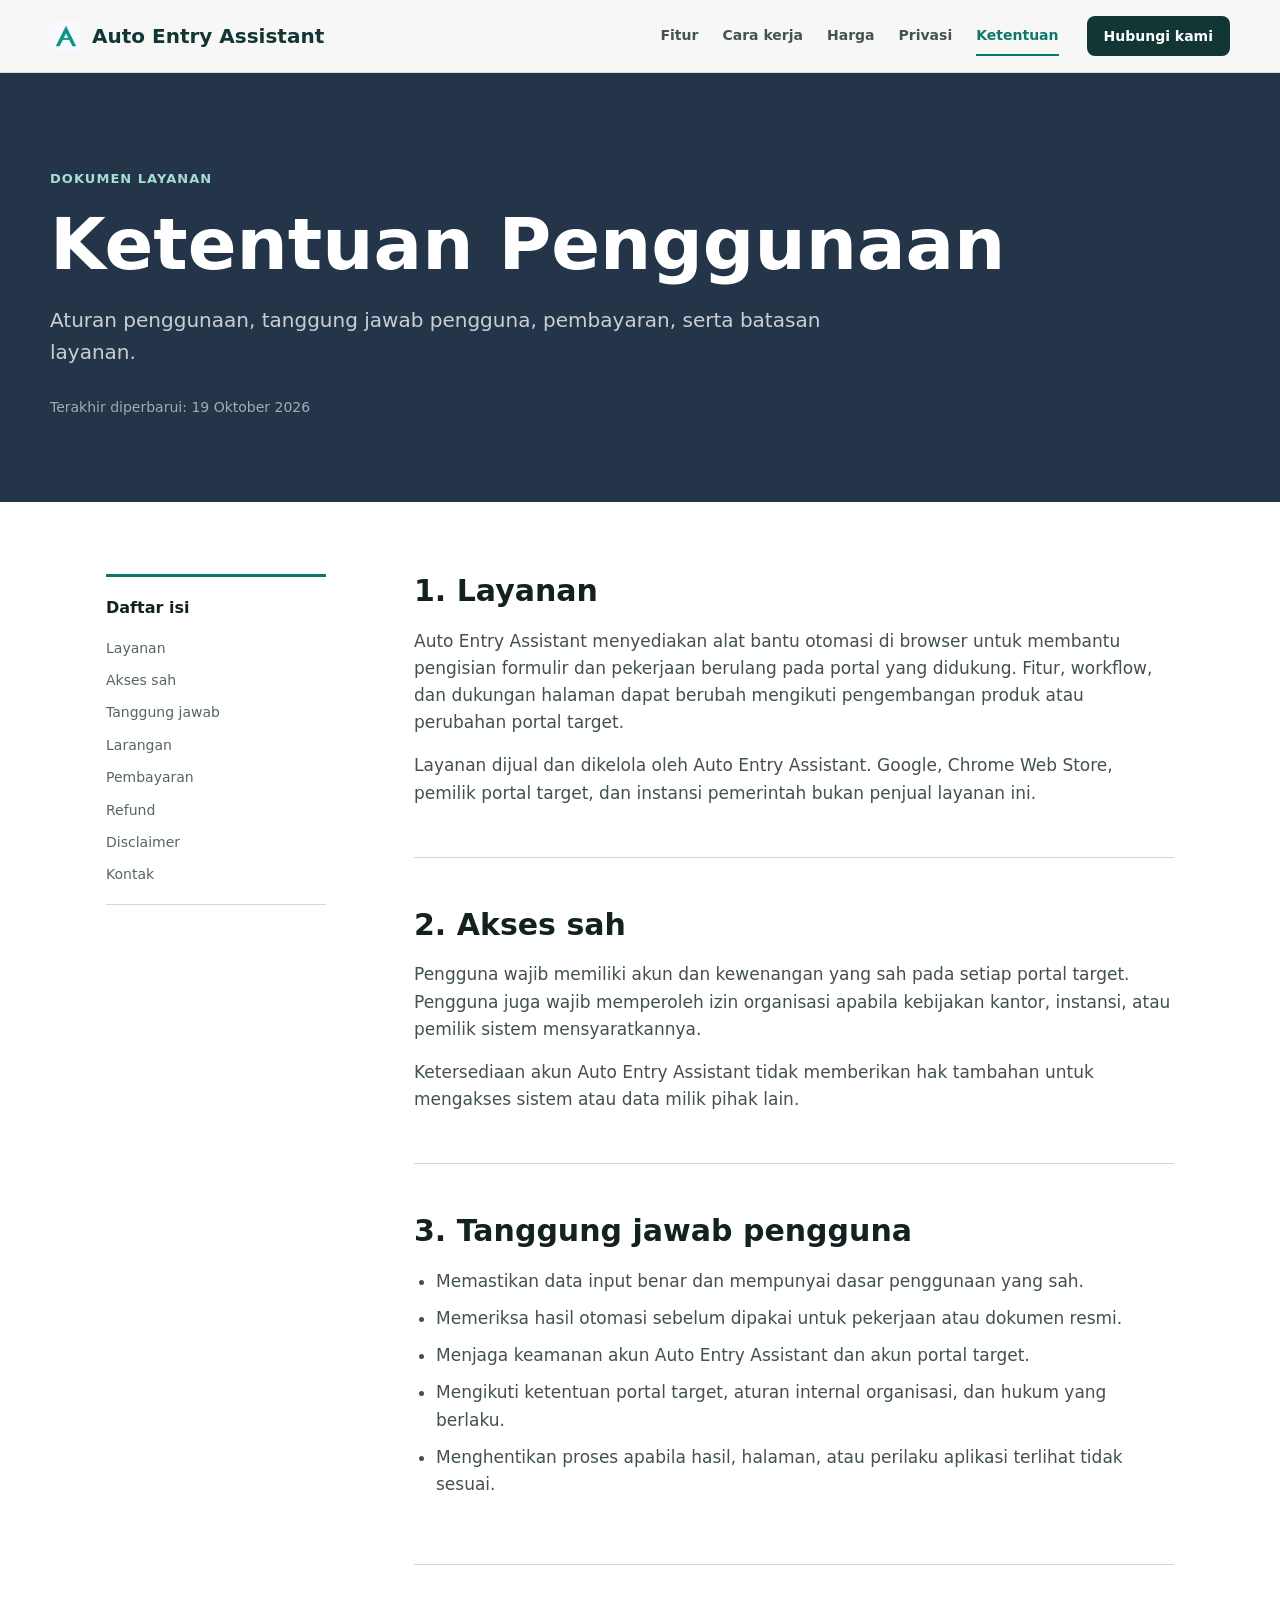
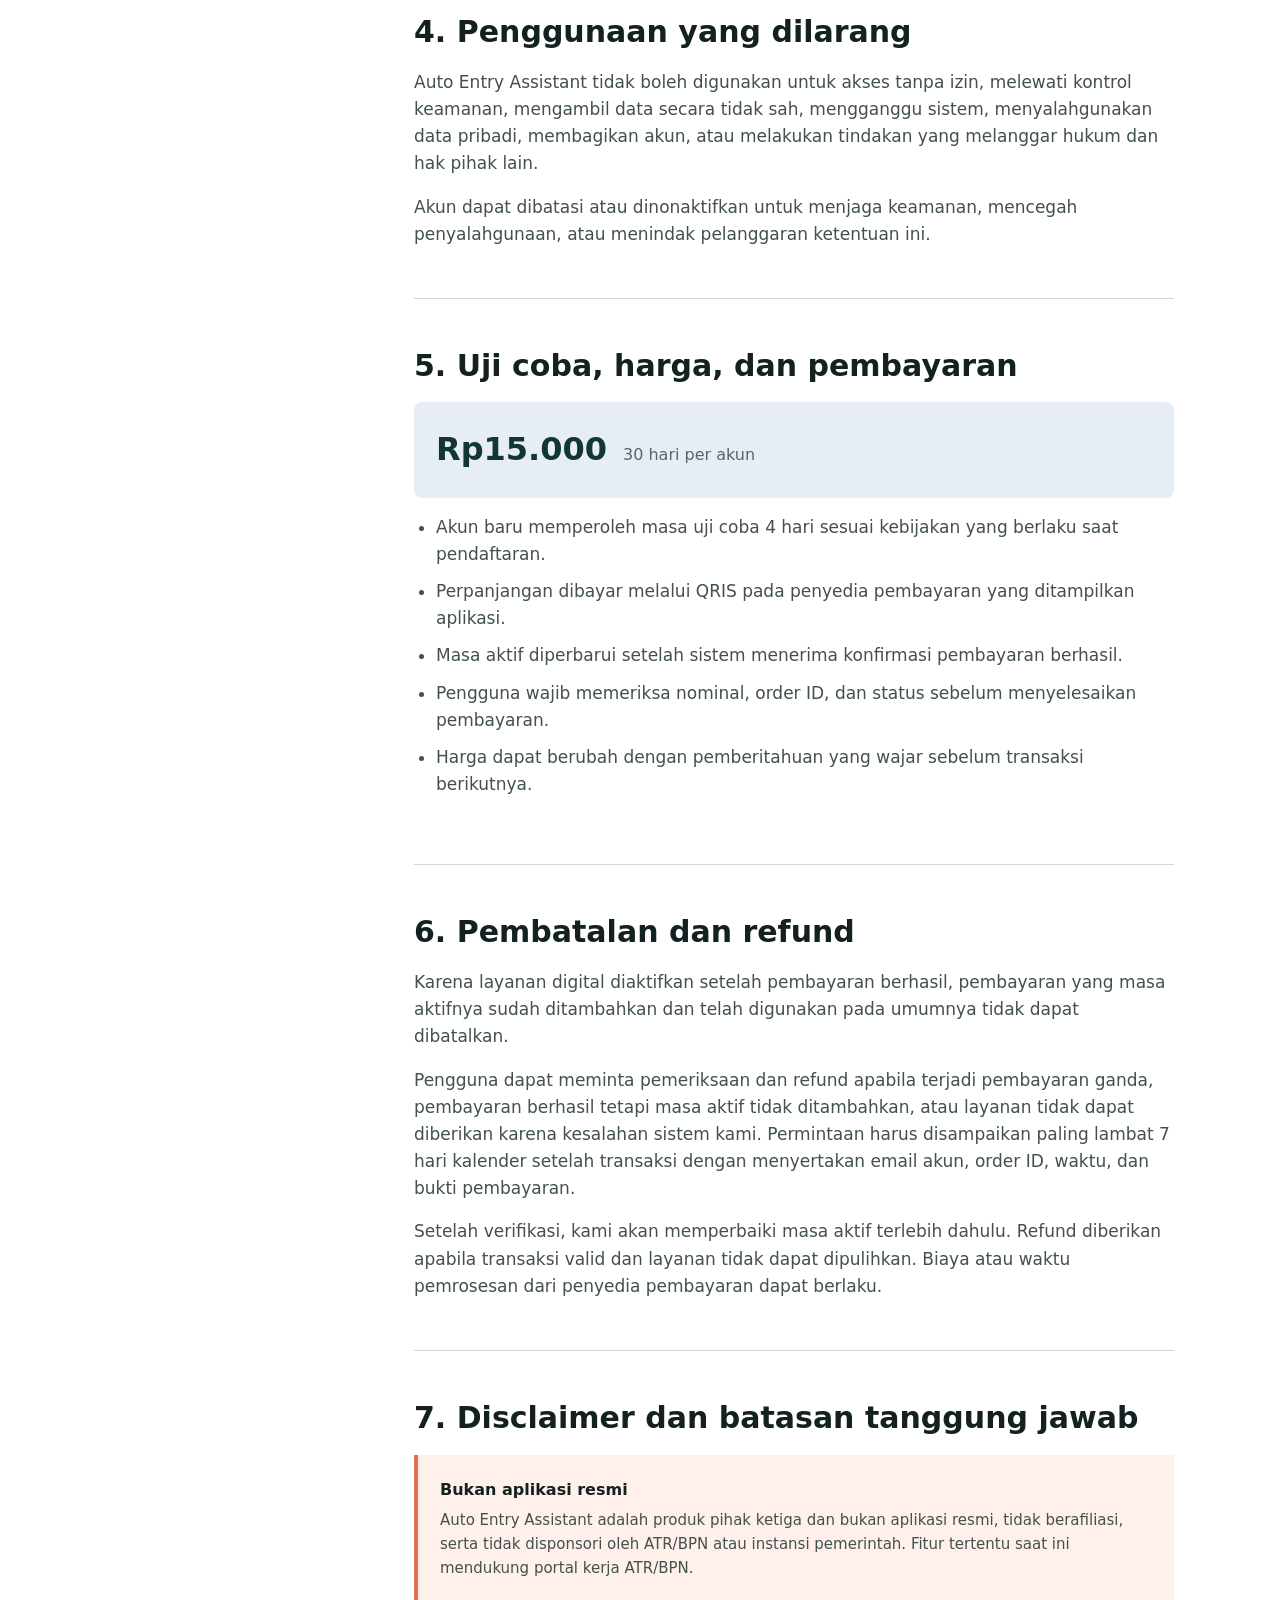
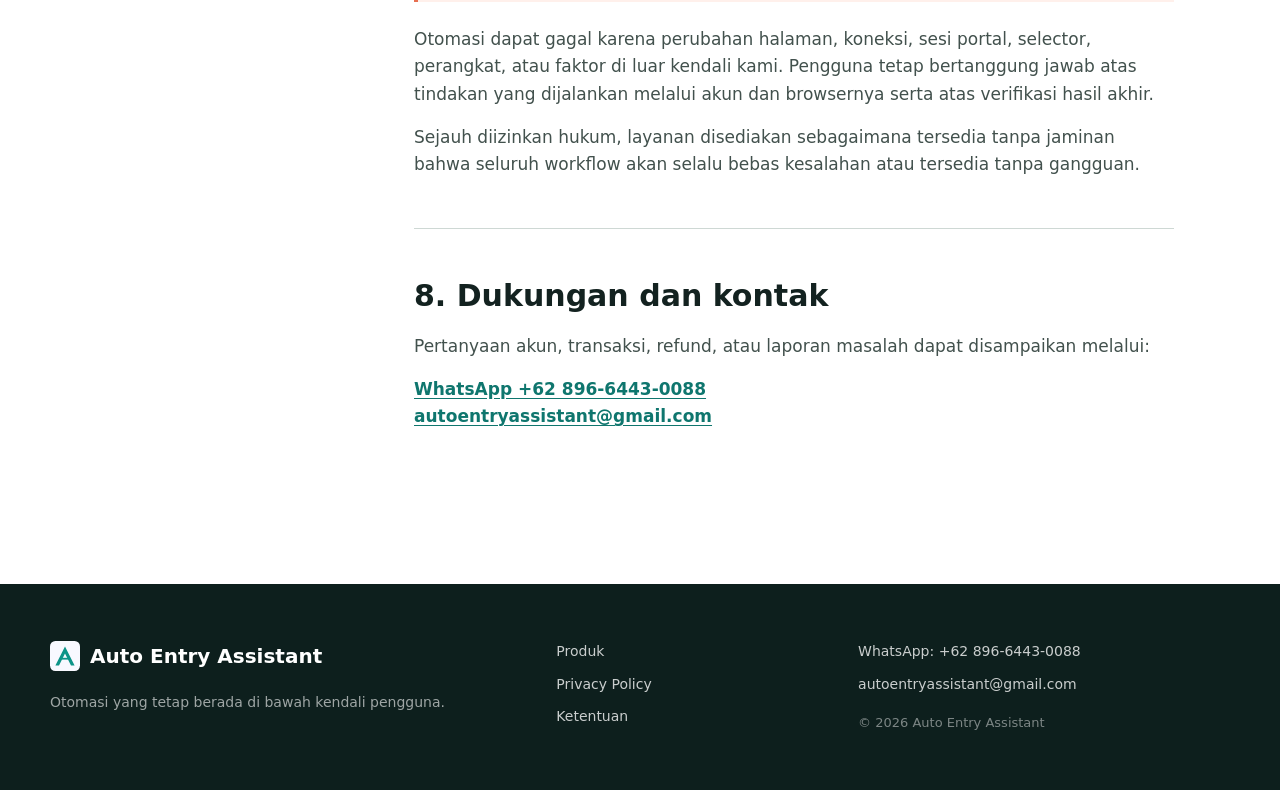
<file: terms.html>
<!doctype html>
<html lang="id">
  <head>
    <meta charset="utf-8" />
    <meta name="viewport" content="width=device-width, initial-scale=1" />
    <meta name="theme-color" content="#123633" />
    <title>Ketentuan Penggunaan - Auto Entry Assistant</title>
    <meta name="description" content="Ketentuan penggunaan, pembayaran, refund, dan disclaimer Auto Entry Assistant." />
    <link rel="icon" type="image/svg+xml" href="favicon.svg?v=20261019" />
    <link rel="stylesheet" href="styles.css?v=20261019-2" />
  </head>
  <body>
    <header class="site-header">
      <div class="header-inner">
        <a class="brand" href="index.html" aria-label="Auto Entry Assistant, beranda"><img src="favicon.svg" alt="" width="32" height="32" /><span>Auto Entry Assistant</span></a>
        <nav class="desktop-nav" aria-label="Navigasi utama">
          <a href="index.html#fitur">Fitur</a><a href="index.html#cara-kerja">Cara kerja</a><a href="index.html#harga">Harga</a><a href="privacy-policy.html">Privasi</a><a class="active" href="terms.html">Ketentuan</a>
        </nav>
        <a class="button button-small button-install" href="https://wa.me/6289664430088?text=Halo%20Auto%20Entry%20Assistant%2C%20saya%20butuh%20bantuan." target="_blank" rel="noopener">Hubungi kami</a>
      </div>
    </header>

    <main class="legal-main">
      <header class="legal-hero terms-hero">
        <div class="section-inner">
          <p class="eyebrow">Dokumen layanan</p>
          <h1>Ketentuan Penggunaan</h1>
          <p>Aturan penggunaan, tanggung jawab pengguna, pembayaran, serta batasan layanan.</p>
          <span>Terakhir diperbarui: 19 Oktober 2026</span>
        </div>
      </header>

      <div class="section-inner legal-layout">
        <aside class="legal-toc" aria-label="Daftar isi">
          <strong>Daftar isi</strong>
          <a href="#layanan">Layanan</a><a href="#akses">Akses sah</a><a href="#tanggung-jawab">Tanggung jawab</a><a href="#larangan">Larangan</a><a href="#pembayaran">Pembayaran</a><a href="#refund">Refund</a><a href="#disclaimer">Disclaimer</a><a href="#kontak">Kontak</a>
        </aside>

        <article class="legal-content">
          <section id="layanan">
            <h2>1. Layanan</h2>
            <p>Auto Entry Assistant menyediakan alat bantu otomasi di browser untuk membantu pengisian formulir dan pekerjaan berulang pada portal yang didukung. Fitur, workflow, dan dukungan halaman dapat berubah mengikuti pengembangan produk atau perubahan portal target.</p>
            <p>Layanan dijual dan dikelola oleh Auto Entry Assistant. Google, Chrome Web Store, pemilik portal target, dan instansi pemerintah bukan penjual layanan ini.</p>
          </section>

          <section id="akses">
            <h2>2. Akses sah</h2>
            <p>Pengguna wajib memiliki akun dan kewenangan yang sah pada setiap portal target. Pengguna juga wajib memperoleh izin organisasi apabila kebijakan kantor, instansi, atau pemilik sistem mensyaratkannya.</p>
            <p>Ketersediaan akun Auto Entry Assistant tidak memberikan hak tambahan untuk mengakses sistem atau data milik pihak lain.</p>
          </section>

          <section id="tanggung-jawab">
            <h2>3. Tanggung jawab pengguna</h2>
            <ul>
              <li>Memastikan data input benar dan mempunyai dasar penggunaan yang sah.</li>
              <li>Memeriksa hasil otomasi sebelum dipakai untuk pekerjaan atau dokumen resmi.</li>
              <li>Menjaga keamanan akun Auto Entry Assistant dan akun portal target.</li>
              <li>Mengikuti ketentuan portal target, aturan internal organisasi, dan hukum yang berlaku.</li>
              <li>Menghentikan proses apabila hasil, halaman, atau perilaku aplikasi terlihat tidak sesuai.</li>
            </ul>
          </section>

          <section id="larangan">
            <h2>4. Penggunaan yang dilarang</h2>
            <p>Auto Entry Assistant tidak boleh digunakan untuk akses tanpa izin, melewati kontrol keamanan, mengambil data secara tidak sah, mengganggu sistem, menyalahgunakan data pribadi, membagikan akun, atau melakukan tindakan yang melanggar hukum dan hak pihak lain.</p>
            <p>Akun dapat dibatasi atau dinonaktifkan untuk menjaga keamanan, mencegah penyalahgunaan, atau menindak pelanggaran ketentuan ini.</p>
          </section>

          <section id="pembayaran">
            <h2>5. Uji coba, harga, dan pembayaran</h2>
            <div class="legal-price-row"><strong>Rp15.000</strong><span>30 hari per akun</span></div>
            <ul>
              <li>Akun baru memperoleh masa uji coba 4 hari sesuai kebijakan yang berlaku saat pendaftaran.</li>
              <li>Perpanjangan dibayar melalui QRIS pada penyedia pembayaran yang ditampilkan aplikasi.</li>
              <li>Masa aktif diperbarui setelah sistem menerima konfirmasi pembayaran berhasil.</li>
              <li>Pengguna wajib memeriksa nominal, order ID, dan status sebelum menyelesaikan pembayaran.</li>
              <li>Harga dapat berubah dengan pemberitahuan yang wajar sebelum transaksi berikutnya.</li>
            </ul>
          </section>

          <section id="refund">
            <h2>6. Pembatalan dan refund</h2>
            <p>Karena layanan digital diaktifkan setelah pembayaran berhasil, pembayaran yang masa aktifnya sudah ditambahkan dan telah digunakan pada umumnya tidak dapat dibatalkan.</p>
            <p>Pengguna dapat meminta pemeriksaan dan refund apabila terjadi pembayaran ganda, pembayaran berhasil tetapi masa aktif tidak ditambahkan, atau layanan tidak dapat diberikan karena kesalahan sistem kami. Permintaan harus disampaikan paling lambat 7 hari kalender setelah transaksi dengan menyertakan email akun, order ID, waktu, dan bukti pembayaran.</p>
            <p>Setelah verifikasi, kami akan memperbaiki masa aktif terlebih dahulu. Refund diberikan apabila transaksi valid dan layanan tidak dapat dipulihkan. Biaya atau waktu pemrosesan dari penyedia pembayaran dapat berlaku.</p>
          </section>

          <section id="disclaimer">
            <h2>7. Disclaimer dan batasan tanggung jawab</h2>
            <div class="legal-callout warning">
              <strong>Bukan aplikasi resmi</strong>
              <p>Auto Entry Assistant adalah produk pihak ketiga dan bukan aplikasi resmi, tidak berafiliasi, serta tidak disponsori oleh ATR/BPN atau instansi pemerintah. Fitur tertentu saat ini mendukung portal kerja ATR/BPN.</p>
            </div>
            <p>Otomasi dapat gagal karena perubahan halaman, koneksi, sesi portal, selector, perangkat, atau faktor di luar kendali kami. Pengguna tetap bertanggung jawab atas tindakan yang dijalankan melalui akun dan browsernya serta atas verifikasi hasil akhir.</p>
            <p>Sejauh diizinkan hukum, layanan disediakan sebagaimana tersedia tanpa jaminan bahwa seluruh workflow akan selalu bebas kesalahan atau tersedia tanpa gangguan.</p>
          </section>

          <section id="kontak">
            <h2>8. Dukungan dan kontak</h2>
            <p>Pertanyaan akun, transaksi, refund, atau laporan masalah dapat disampaikan melalui:</p>
            <p><a href="https://wa.me/6289664430088" target="_blank" rel="noopener">WhatsApp +62 896-6443-0088</a><br /><a href="mailto:autoentryassistant@gmail.com">autoentryassistant@gmail.com</a></p>
          </section>
        </article>
      </div>
    </main>

    <footer class="site-footer">
      <div class="section-inner footer-grid">
        <div><a class="brand footer-brand" href="index.html"><img src="favicon.svg" alt="" width="30" height="30" /><span>Auto Entry Assistant</span></a><p>Otomasi yang tetap berada di bawah kendali pengguna.</p></div>
        <nav aria-label="Navigasi footer"><a href="index.html">Produk</a><a href="privacy-policy.html">Privacy Policy</a><a href="terms.html">Ketentuan</a></nav>
        <div class="footer-contact"><a href="https://wa.me/6289664430088" target="_blank" rel="noopener">WhatsApp: +62 896-6443-0088</a><a href="mailto:autoentryassistant@gmail.com">autoentryassistant@gmail.com</a><span>© 2026 Auto Entry Assistant</span></div>
      </div>
    </footer>
  </body>
</html>
</file>
<file: styles.css>
:root {
  color-scheme: light;
  --ink: #132220;
  --muted: #566662;
  --paper: #f7f8f5;
  --white: #ffffff;
  --forest: #123633;
  --forest-2: #0d514a;
  --teal: #0f766e;
  --mint: #dfece7;
  --blue: #e7edf5;
  --coral: #e76f51;
  --coral-dark: #bd4c32;
  --gold: #e9b949;
  --line: #ced8d4;
  --max: 1180px;
  --radius: 8px;
  font-family: Inter, ui-sans-serif, system-ui, -apple-system, BlinkMacSystemFont, "Segoe UI", sans-serif;
}

* { box-sizing: border-box; }
html { scroll-behavior: smooth; scroll-padding-top: 88px; }
body { margin: 0; background: var(--paper); color: var(--ink); font-size: 16px; line-height: 1.6; }
a { color: inherit; text-decoration: none; }
img, svg { display: block; }
h1, h2, h3, h4, p { margin: 0; }
h1, h2, h3, h4 { line-height: 1.12; letter-spacing: 0; }
h2 { font-size: clamp(32px, 4vw, 52px); }
h3 { font-size: 20px; }

.section-inner,
.header-inner,
.hero-inner { width: min(var(--max), calc(100% - 48px)); margin: 0 auto; }

.site-header {
  position: sticky;
  top: 0;
  z-index: 30;
  background: rgba(247, 248, 245, 0.96);
  border-bottom: 1px solid rgba(206, 216, 212, 0.8);
  backdrop-filter: blur(12px);
}

.header-inner { min-height: 72px; display: flex; align-items: center; justify-content: space-between; gap: 28px; }
.brand { display: inline-flex; align-items: center; gap: 10px; color: var(--forest); font-weight: 800; font-size: 20px; white-space: nowrap; }
.brand img { flex: 0 0 auto; }
.desktop-nav { display: flex; align-items: center; gap: 24px; margin-left: auto; }
.desktop-nav a { color: #44534f; font-size: 14px; font-weight: 650; padding: 8px 0; border-bottom: 2px solid transparent; }
.desktop-nav a:hover, .desktop-nav a.active { color: var(--teal); border-color: var(--teal); }

.button { min-height: 48px; display: inline-flex; align-items: center; justify-content: center; gap: 10px; padding: 0 22px; border: 1px solid transparent; border-radius: var(--radius); font-weight: 750; line-height: 1.2; transition: transform 160ms ease, background 160ms ease, border-color 160ms ease; }
.button:hover { transform: translateY(-1px); }
.button svg { width: 19px; height: 19px; fill: none; stroke: currentColor; stroke-width: 2; stroke-linecap: round; stroke-linejoin: round; }
.button-small { min-height: 40px; padding: 0 16px; font-size: 14px; }
.button-install { background: var(--forest); color: var(--white); }
.button-install:hover { background: var(--forest-2); }

.hero { position: relative; min-height: min(680px, calc(100svh - 92px)); display: flex; align-items: center; overflow: hidden; background: var(--forest); color: var(--white); }
.hero-image, .hero-shade { position: absolute; inset: 0; }
.hero-image { background: url("hero-product.webp?v=20261019-2") center / cover no-repeat; }
.hero-shade { background: rgba(9, 36, 33, 0.28); }
.hero-inner { position: relative; z-index: 2; padding: 88px 0 92px; }
.hero-inner > * { max-width: 650px; }
.eyebrow { color: #a6ddd2; font-size: 13px; font-weight: 800; letter-spacing: 0.08em; text-transform: uppercase; }
.eyebrow.dark { color: var(--teal); }
.hero h1 { margin-top: 16px; font-size: clamp(48px, 6vw, 80px); }
.hero-lead { margin-top: 24px; color: rgba(255,255,255,0.85); font-size: clamp(18px, 2vw, 23px); line-height: 1.55; }
.hero-actions { display: flex; flex-wrap: wrap; gap: 12px; margin-top: 34px; }
.button-light { background: var(--white); color: var(--forest); }
.button-light:hover { background: var(--mint); }
.button-ghost { color: var(--white); border-color: rgba(255,255,255,0.48); background: rgba(255,255,255,0.06); }
.button-ghost:hover { border-color: var(--white); background: rgba(255,255,255,0.12); }
.hero-note { margin-top: 18px; color: rgba(255,255,255,0.68); font-size: 14px; }

.trust-strip { background: var(--white); border-bottom: 1px solid var(--line); }
.trust-grid { display: grid; grid-template-columns: repeat(4, 1fr); }
.trust-grid div { min-height: 104px; padding: 24px 22px; border-right: 1px solid var(--line); }
.trust-grid div:first-child { border-left: 1px solid var(--line); }
.trust-grid strong, .trust-grid span { display: block; }
.trust-grid strong { color: var(--forest); font-size: 15px; }
.trust-grid span { margin-top: 5px; color: var(--muted); font-size: 13px; }

.section { padding: 104px 0; }
.feature-layout { display: grid; grid-template-columns: minmax(0, 0.86fr) minmax(0, 1.14fr); gap: 92px; align-items: start; }
.section-copy { position: sticky; top: 112px; }
.section-copy h2 { margin-top: 16px; }
.section-copy > p:last-child { margin-top: 24px; color: var(--muted); font-size: 18px; }
.feature-list { border-top: 1px solid var(--line); }
.feature-list article { display: grid; grid-template-columns: 52px 1fr; gap: 20px; padding: 30px 0; border-bottom: 1px solid var(--line); }
.feature-list article > span { display: grid; place-items: center; width: 38px; height: 38px; border-radius: 50%; background: var(--blue); color: var(--forest); font-size: 13px; font-weight: 800; }
.feature-list p { margin-top: 8px; color: var(--muted); }

.section-preview { background: #edf2ef; border-top: 1px solid var(--line); }
.preview-heading { display: grid; grid-template-columns: 1.1fr 0.9fr; gap: 80px; align-items: end; }
.preview-heading h2 { max-width: 720px; margin-top: 16px; }
.preview-heading > p { color: var(--muted); font-size: 18px; }
.preview-carousel { margin-top: 58px; }
.carousel-stage { position: relative; display: grid; grid-template-columns: 58px minmax(0, 1fr) 58px; gap: 18px; align-items: center; }
.carousel-viewport { overflow: hidden; min-width: 0; border: 1px solid #c5d2cd; border-radius: 16px; background: var(--white); box-shadow: 0 24px 54px rgba(18, 54, 51, 0.13); }
.carousel-slide { margin: 0; animation: preview-in 260ms ease; }
.carousel-slide[hidden] { display: none; }
.slide-preview-button { position: relative; display: block; width: 100%; padding: 0; overflow: hidden; border: 0; background: #dbe5e1; cursor: zoom-in; }
.slide-preview-button img { width: 100%; height: auto; aspect-ratio: 16 / 10; object-fit: contain; transition: transform 260ms ease; }
.slide-preview-button:hover img { transform: scale(1.012); }
.preview-zoom { position: absolute; right: 18px; bottom: 18px; display: inline-flex; min-height: 38px; align-items: center; gap: 10px; padding: 0 15px; border: 1px solid rgba(255,255,255,0.4); border-radius: 999px; background: rgba(18,54,51,0.88); color: var(--white); font-size: 12px; font-weight: 800; letter-spacing: 0.03em; backdrop-filter: blur(8px); }
.preview-zoom b { font-size: 20px; line-height: 1; }
.carousel-slide figcaption { display: grid; grid-template-columns: 42px minmax(0, 1fr); gap: 18px; align-items: start; padding: 22px 26px 25px; border-top: 1px solid var(--line); }
.carousel-slide figcaption > span { color: var(--coral-dark); font-size: 13px; font-weight: 850; }
.carousel-slide figcaption div { display: grid; gap: 5px; }
.carousel-slide strong { color: var(--forest); font-size: 20px; }
.carousel-slide small { color: var(--muted); font-size: 14px; }
.carousel-arrow { display: grid; place-items: center; width: 52px; height: 52px; border: 1px solid #bdccc7; border-radius: 50%; background: rgba(255,255,255,0.76); color: var(--forest); font-size: 22px; cursor: pointer; transition: transform 160ms ease, color 160ms ease, background 160ms ease; }
.carousel-arrow:hover { transform: scale(1.06); background: var(--forest); color: var(--white); }
.carousel-arrow-next { justify-self: end; }
.carousel-footer { display: flex; align-items: center; justify-content: center; gap: 22px; margin-top: 24px; }
.carousel-dots { display: flex; gap: 8px; }
.carousel-dot { width: 9px; height: 9px; padding: 0; border: 0; border-radius: 999px; background: #9eada8; cursor: pointer; transition: width 180ms ease, background 180ms ease; }
.carousel-dot.is-active { width: 30px; background: var(--coral-dark); }
.carousel-counter { color: var(--muted); font-size: 13px; font-weight: 800; font-variant-numeric: tabular-nums; }
.preview-dialog { width: min(1120px, calc(100% - 40px)); max-height: calc(100svh - 40px); padding: 0; overflow: auto; border: 0; border-radius: 16px; background: var(--white); color: var(--forest); box-shadow: 0 32px 90px rgba(0,0,0,0.4); }
.preview-dialog::backdrop { background: rgba(7,24,22,0.82); backdrop-filter: blur(6px); }
.preview-dialog img { width: 100%; height: auto; max-height: 72svh; object-fit: contain; background: #dbe5e1; }
.preview-dialog-copy { padding: 24px 28px 28px; }
.preview-dialog-copy h3 { margin-top: 7px; font-size: 25px; }
.preview-dialog-copy > p:last-child { margin-top: 7px; color: var(--muted); }
.preview-dialog-close { position: fixed; z-index: 2; top: max(30px, env(safe-area-inset-top)); right: max(30px, env(safe-area-inset-right)); display: grid; place-items: center; width: 44px; height: 44px; border: 1px solid rgba(255,255,255,0.4); border-radius: 50%; background: rgba(18,54,51,0.88); color: var(--white); font-size: 28px; cursor: pointer; }
@keyframes preview-in { from { opacity: 0; transform: translateX(10px); } to { opacity: 1; transform: translateX(0); } }

.section-steps { background: var(--blue); }
.section-heading-row { display: grid; grid-template-columns: 1.2fr 0.8fr; gap: 80px; align-items: end; }
.section-heading-row h2 { margin-top: 16px; }
.section-heading-row > p { color: var(--muted); font-size: 18px; }
.steps { list-style: none; display: grid; grid-template-columns: repeat(3, 1fr); margin: 64px 0 0; padding: 0; border-top: 1px solid #bac7d6; }
.steps li { min-height: 250px; padding: 32px 32px 24px 0; border-right: 1px solid #bac7d6; }
.steps li + li { padding-left: 32px; }
.steps li:last-child { border-right: 0; }
.steps span { color: var(--coral-dark); font-size: 14px; font-weight: 850; }
.steps h3 { margin-top: 42px; font-size: 27px; }
.steps p { margin-top: 12px; color: var(--muted); }

.section-downloads { background: var(--white); }
.download-heading { max-width: 780px; }
.download-heading h2 { margin-top: 16px; }
.download-heading > p:last-child { margin-top: 20px; color: var(--muted); font-size: 18px; }
.download-showcase { margin-top: 64px; }
.download-showcase-heading { display: flex; align-items: flex-start; justify-content: center; gap: 14px; text-align: center; }
.download-showcase-heading > span, .platform-product-heading > span { margin-top: 5px; color: var(--coral-dark); font-size: 12px; font-weight: 900; }
.download-showcase-heading h3, .platform-product-heading h3 { color: var(--forest); font-size: 25px; }
.download-showcase-heading p, .platform-product-heading p { margin-top: 5px; color: var(--muted); font-size: 14px; }
.platform-card-grid { display: grid; gap: 20px; margin-top: 26px; }
.platform-card-grid-web { grid-template-columns: repeat(3, minmax(0, 1fr)); }
.platform-card { position: relative; display: grid; grid-template-columns: 64px minmax(0, 1fr) 28px; gap: 16px; align-items: center; min-width: 0; min-height: 116px; padding: 18px; overflow: hidden; border-radius: 14px; color: var(--white); box-shadow: 0 15px 30px rgba(18,54,51,0.12); transition: transform 180ms ease, box-shadow 180ms ease; isolation: isolate; }
.platform-card::after { position: absolute; z-index: -1; right: -38px; bottom: -70px; width: 150px; height: 150px; border: 28px solid rgba(255,255,255,0.1); border-radius: 50%; content: ""; }
.platform-card[href]:hover { transform: translateY(-4px); box-shadow: 0 21px 38px rgba(18,54,51,0.2); }
.platform-card-chrome { background: linear-gradient(125deg, #d9493f 0%, #d9493f 28%, #f2b53d 58%, #2b9d66 100%); }
.platform-card-edge { background: linear-gradient(125deg, #087dcc 0%, #0aa9bb 58%, #38c67b 115%); }
.platform-card-firefox { background: linear-gradient(125deg, #53219a 0%, #8d2fb0 48%, #f06b2e 100%); }
.platform-card-cad { background: linear-gradient(125deg, #7e171b 0%, #c82f34 62%, #ee675b 100%); }
.platform-card-gis { background: linear-gradient(125deg, #777f7d 0%, #a3aaa8 100%); box-shadow: none; cursor: not-allowed; }
.platform-logo { display: grid; place-items: center; width: 64px; height: 64px; border: 1px solid rgba(255,255,255,0.36); border-radius: 13px; background: rgba(255,255,255,0.14); backdrop-filter: blur(5px); }
.platform-logo img { width: 39px; height: 39px; object-fit: contain; }
.platform-card-edge .platform-logo { background: rgba(255,255,255,0.9); }
.platform-logo-product { background: rgba(255,255,255,0.92); }
.platform-card-copy { display: grid; min-width: 0; }
.platform-card-copy small { color: rgba(255,255,255,0.74); font-size: 10px; font-weight: 850; letter-spacing: 0.12em; }
.platform-card-copy strong { margin-top: 3px; overflow: hidden; color: var(--white); font-size: 17px; line-height: 1.2; text-overflow: ellipsis; white-space: nowrap; }
.platform-card-copy em { margin-top: 8px; color: rgba(255,255,255,0.88); font-size: 12px; font-style: normal; font-weight: 720; }
.platform-card-arrow, .platform-card-lock { display: grid; place-items: center; width: 28px; height: 28px; border: 1px solid rgba(255,255,255,0.28); border-radius: 50%; font-size: 15px; }
.platform-product-grid { display: grid; grid-template-columns: repeat(2, minmax(0, 1fr)); gap: 34px; margin-top: 54px; padding-top: 38px; border-top: 1px solid var(--line); }
.platform-product-block { min-width: 0; }
.platform-product-heading { display: flex; min-height: 65px; align-items: flex-start; justify-content: center; gap: 12px; text-align: center; }
.platform-product-block .platform-card { margin-top: 18px; }
.platform-product-block.is-disabled { filter: grayscale(1); opacity: 0.67; }

.section-pricing { background: var(--forest); color: var(--white); }
.pricing-layout { display: grid; grid-template-columns: 1fr 0.9fr; gap: 96px; align-items: center; }
.pricing-layout h2 { margin-top: 16px; }
.pricing-copy { max-width: 600px; margin-top: 22px; color: rgba(255,255,255,0.72); font-size: 19px; }
.price-box { padding: 36px; border: 1px solid rgba(255,255,255,0.24); border-radius: var(--radius); background: rgba(255,255,255,0.06); }
.price-box > div span, .price-box > div strong, .price-box > div small { display: block; }
.price-box > div span { color: #a6ddd2; font-weight: 700; }
.price-box > div strong { margin-top: 10px; font-size: 46px; line-height: 1; }
.price-box > div small { margin-top: 8px; color: rgba(255,255,255,0.68); font-size: 16px; }
.price-box ul { display: grid; gap: 10px; margin: 28px 0; padding: 24px 0 0; border-top: 1px solid rgba(255,255,255,0.2); list-style: none; }
.price-box li::before { content: "✓"; margin-right: 10px; color: var(--gold); font-weight: 900; }
.button-coral { width: 100%; background: var(--coral); color: #1f2523; }
.button-coral:hover { background: #f08a6f; }
.price-box > p { margin-top: 14px; color: rgba(255,255,255,0.58); font-size: 12px; text-align: center; }

.section-transparency { background: var(--white); }
.transparency-layout { display: grid; grid-template-columns: 0.9fr 1.1fr; gap: 100px; }
.transparency-layout h2 { margin-top: 16px; }
.transparency-copy { padding-left: 32px; border-left: 4px solid var(--coral); }
.transparency-copy p { color: var(--muted); font-size: 18px; }
.transparency-copy p + p { margin-top: 18px; }
.transparency-copy a { display: inline-block; margin-top: 24px; color: var(--teal); font-weight: 800; }

.contact-section { padding: 80px 0; background: var(--coral); color: #17201e; }
.contact-layout { display: flex; align-items: center; justify-content: space-between; gap: 64px; }
.contact-layout .eyebrow { color: #5f2518; }
.contact-layout h2 { margin-top: 12px; }
.contact-layout p:not(.eyebrow) { margin-top: 14px; max-width: 650px; }
.contact-actions { display: flex; flex-direction: column; align-items: flex-start; gap: 14px; flex: 0 0 auto; }
.button-whatsapp { background: var(--forest); color: var(--white); }
.button-whatsapp:hover { background: var(--forest-2); }
.text-link-light { font-weight: 750; text-decoration: underline; text-underline-offset: 4px; }

.site-footer { padding: 56px 0; background: #0d1f1d; color: var(--white); }
.footer-grid { display: grid; grid-template-columns: 1.2fr 0.65fr 1fr; gap: 60px; align-items: start; }
.footer-brand { color: var(--white); }
.footer-grid p { margin-top: 12px; color: rgba(255,255,255,0.6); font-size: 14px; }
.site-footer nav, .footer-contact { display: grid; gap: 10px; }
.site-footer nav a, .footer-contact a { color: rgba(255,255,255,0.78); font-size: 14px; }
.site-footer nav a:hover, .footer-contact a:hover { color: var(--white); }
.footer-contact span { margin-top: 8px; color: rgba(255,255,255,0.46); font-size: 13px; }

.legal-main { background: var(--white); }
.legal-hero { padding: 96px 0 82px; background: var(--forest); color: var(--white); }
.legal-hero.terms-hero { background: #24354a; }
.legal-hero h1 { margin-top: 14px; font-size: clamp(46px, 6vw, 72px); }
.legal-hero p:not(.eyebrow) { max-width: 780px; margin-top: 20px; color: rgba(255,255,255,0.76); font-size: 20px; }
.legal-hero span { display: inline-block; margin-top: 28px; color: rgba(255,255,255,0.58); font-size: 14px; }
.legal-layout { display: grid; grid-template-columns: 220px minmax(0, 760px); gap: 88px; justify-content: center; padding-top: 72px; padding-bottom: 104px; }
.legal-toc { position: sticky; top: 104px; align-self: start; display: grid; gap: 10px; padding: 18px 0; border-top: 3px solid var(--teal); border-bottom: 1px solid var(--line); }
.legal-toc strong { margin-bottom: 6px; }
.legal-toc a { color: var(--muted); font-size: 14px; }
.legal-toc a:hover { color: var(--teal); }
.legal-content section { padding: 0 0 50px; margin-bottom: 50px; border-bottom: 1px solid var(--line); }
.legal-content section:last-child { margin-bottom: 0; border-bottom: 0; }
.legal-content h2 { font-size: 30px; }
.legal-content p, .legal-content li { color: #42514d; font-size: 17px; }
.legal-content h2 + p, .legal-content h2 + ul, .legal-content h2 + .legal-price-row, .legal-content h2 + .legal-callout { margin-top: 20px; }
.legal-content p + p, .legal-content .legal-callout + p { margin-top: 16px; }
.legal-content ul { display: grid; gap: 10px; padding-left: 22px; }
.legal-content a { color: var(--teal); font-weight: 750; text-decoration: underline; text-underline-offset: 3px; }
.legal-callout { margin: 24px 0; padding: 22px; background: var(--mint); border-left: 4px solid var(--teal); }
.legal-callout.warning { background: #fff0eb; border-left-color: var(--coral); }
.legal-callout p { margin-top: 6px; font-size: 15px; }
.legal-service-list { margin: 24px 0; border-top: 1px solid var(--line); }
.legal-service-list div { display: grid; grid-template-columns: 150px 1fr; gap: 22px; padding: 20px 0; border-bottom: 1px solid var(--line); }
.legal-service-list p { font-size: 15px; }
.legal-price-row { display: flex; align-items: baseline; gap: 16px; padding: 22px; background: var(--blue); border-radius: var(--radius); }
.legal-price-row strong { color: var(--forest); font-size: 32px; }
.legal-price-row span { color: var(--muted); }

@media (max-width: 980px) {
  .desktop-nav { display: none; }
  .hero-shade { background: rgba(9,36,33,0.34); }
  .feature-layout, .pricing-layout, .transparency-layout { grid-template-columns: 1fr; gap: 54px; }
  .section-copy { position: static; }
  .section-heading-row, .preview-heading { grid-template-columns: 1fr; gap: 20px; }
  .platform-card-grid-web { grid-template-columns: 1fr 1fr; }
  .platform-product-grid { grid-template-columns: 1fr; }
  .trust-grid { grid-template-columns: repeat(2, 1fr); }
  .trust-grid div:nth-child(3) { border-left: 1px solid var(--line); border-top: 1px solid var(--line); }
  .trust-grid div:nth-child(4) { border-top: 1px solid var(--line); }
  .contact-layout { align-items: flex-start; flex-direction: column; }
  .footer-grid { grid-template-columns: 1fr 1fr; }
  .footer-contact { grid-column: 1 / -1; }
}

@media (max-width: 700px) {
  .section-inner, .header-inner, .hero-inner { width: min(100% - 32px, var(--max)); }
  .header-inner { min-height: 68px; }
  .brand { font-size: 16px; }
  .brand img { width: 27px; height: 27px; }
  .button-install { min-height: 36px; padding: 0 12px; font-size: 12px; }
  .hero { min-height: calc(100svh - 92px); align-items: flex-end; }
  .hero-image { background-position: 68% center; }
  .hero-shade { background: rgba(9,36,33,0.48); }
  .hero-inner { padding: 48px 0 54px; }
  .hero h1 { font-size: 44px; }
  .hero-lead { font-size: 17px; }
  .hero-actions { display: grid; }
  .hero-actions .button { width: 100%; }
  .trust-grid { grid-template-columns: 1fr; }
  .trust-grid div { min-height: auto; border-left: 1px solid var(--line); border-top: 1px solid var(--line); }
  .trust-grid div:first-child { border-top: 0; }
  .section { padding: 72px 0; }
  h2 { font-size: 34px; }
  .feature-list article { grid-template-columns: 42px 1fr; gap: 14px; }
  .preview-carousel { margin-top: 38px; }
  .carousel-stage { grid-template-columns: 1fr; gap: 14px; }
  .carousel-arrow { position: absolute; z-index: 2; top: calc(50% - 48px); width: 42px; height: 42px; border-color: rgba(255,255,255,0.5); background: rgba(18,54,51,0.85); color: var(--white); }
  .carousel-arrow-prev { left: 10px; }
  .carousel-arrow-next { right: 10px; }
  .carousel-slide figcaption { grid-template-columns: 34px 1fr; gap: 10px; padding: 17px; }
  .carousel-slide strong { font-size: 17px; }
  .preview-zoom { right: 12px; bottom: 12px; min-height: 34px; padding: 0 12px; }
  .preview-dialog { width: calc(100% - 20px); max-height: calc(100svh - 20px); }
  .preview-dialog-close { top: 20px; right: 20px; }
  .steps { grid-template-columns: 1fr; }
  .steps li, .steps li + li { min-height: 0; padding: 28px 0; border-right: 0; border-bottom: 1px solid #bac7d6; }
  .steps li:last-child { border-bottom: 0; }
  .steps h3 { margin-top: 18px; }
  .download-showcase { margin-top: 46px; }
  .platform-card-grid-web { grid-template-columns: 1fr; }
  .platform-product-grid { gap: 42px; margin-top: 44px; padding-top: 32px; }
  .platform-card { grid-template-columns: 58px minmax(0, 1fr) 28px; min-height: 104px; padding: 15px; }
  .platform-logo { width: 58px; height: 58px; }
  .platform-card-copy strong { font-size: 16px; }
  .price-box { padding: 26px 20px; }
  .transparency-copy { padding-left: 20px; }
  .contact-section { padding: 64px 0; }
  .contact-actions, .button-whatsapp { width: 100%; }
  .footer-grid { grid-template-columns: 1fr; gap: 34px; }
  .footer-contact { grid-column: auto; }
  .legal-hero { padding: 72px 0 58px; }
  .legal-hero h1 { font-size: 43px; }
  .legal-hero p:not(.eyebrow) { font-size: 17px; }
  .legal-layout { grid-template-columns: 1fr; gap: 42px; padding-top: 48px; padding-bottom: 72px; }
  .legal-toc { position: static; grid-template-columns: repeat(2, 1fr); }
  .legal-toc strong { grid-column: 1 / -1; }
  .legal-content h2 { font-size: 27px; }
  .legal-content p, .legal-content li { font-size: 16px; }
  .legal-service-list div { grid-template-columns: 1fr; gap: 5px; }
  .legal-price-row { align-items: flex-start; flex-direction: column; gap: 2px; }
}

@media (prefers-reduced-motion: reduce) {
  html { scroll-behavior: auto; }
  .button, .platform-card, .carousel-arrow, .carousel-dot, .slide-preview-button img { transition: none; }
  .carousel-slide { animation: none; }
}
</file>
